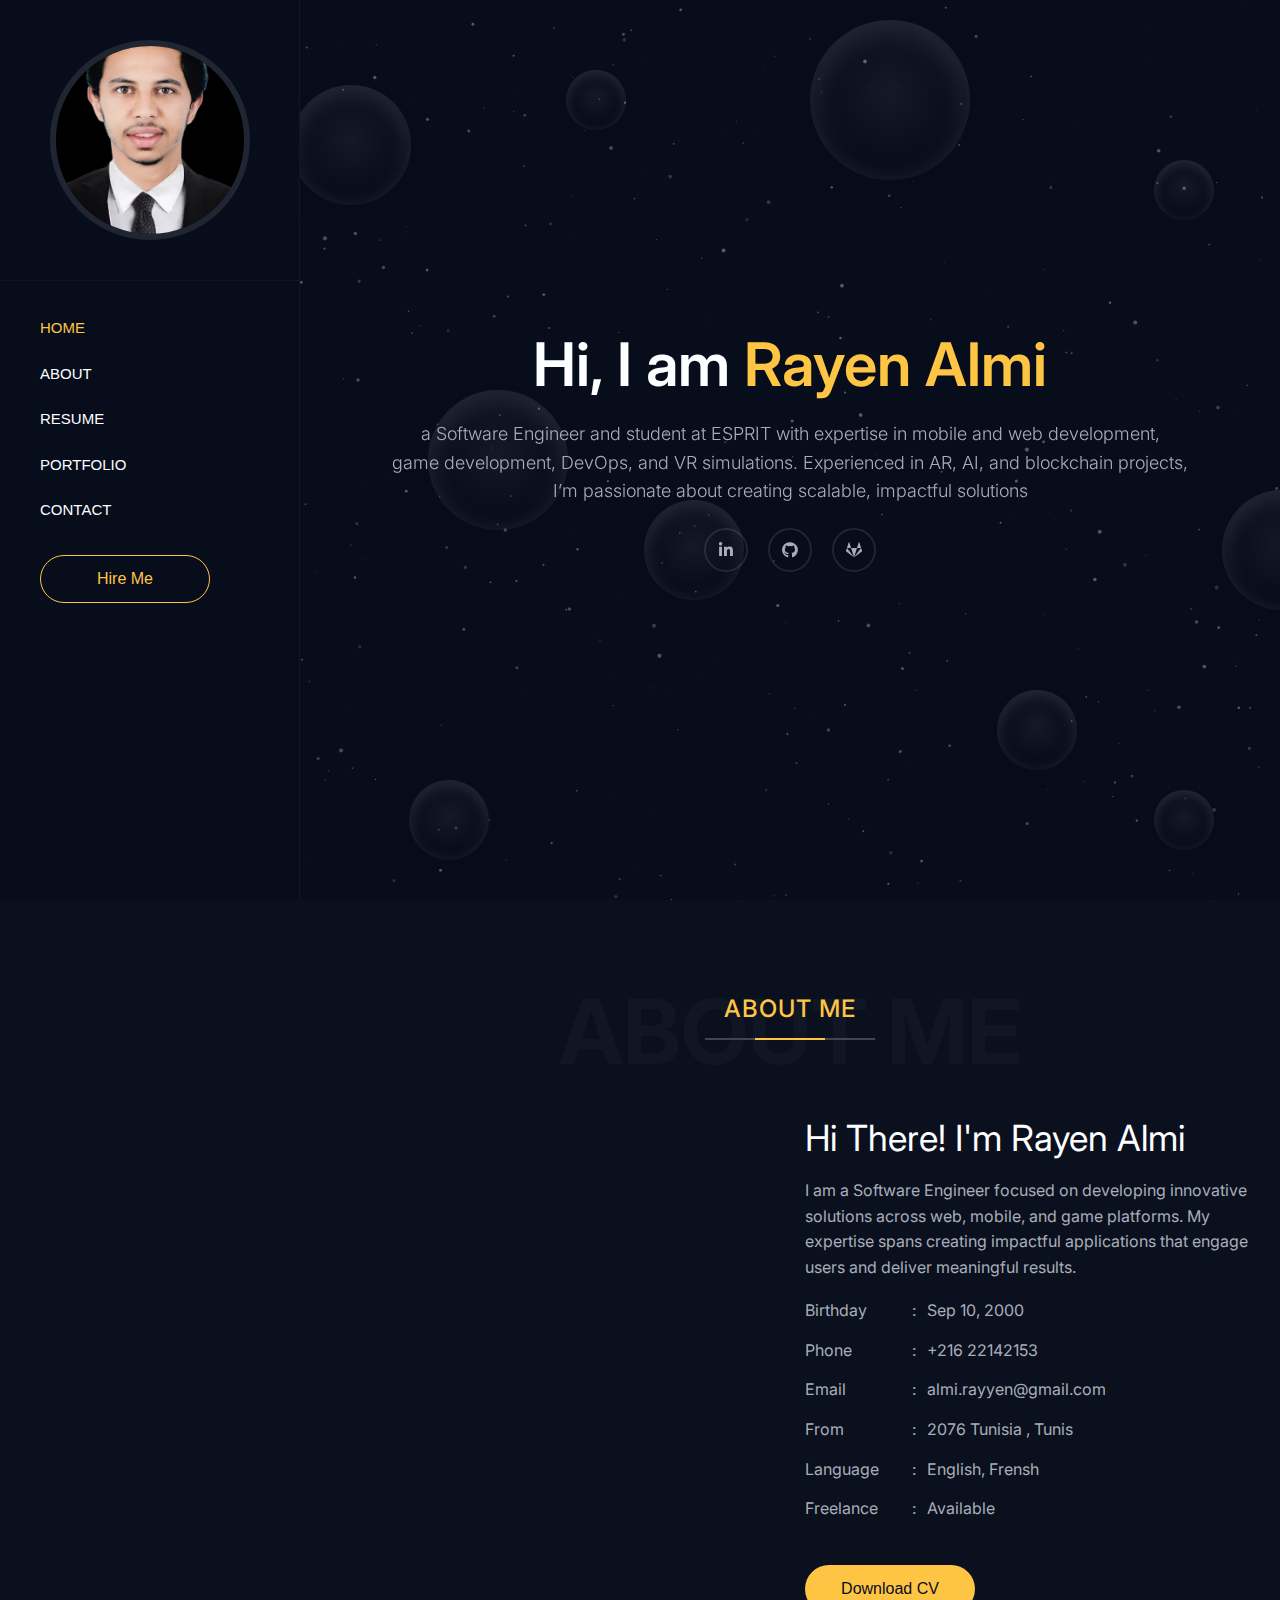
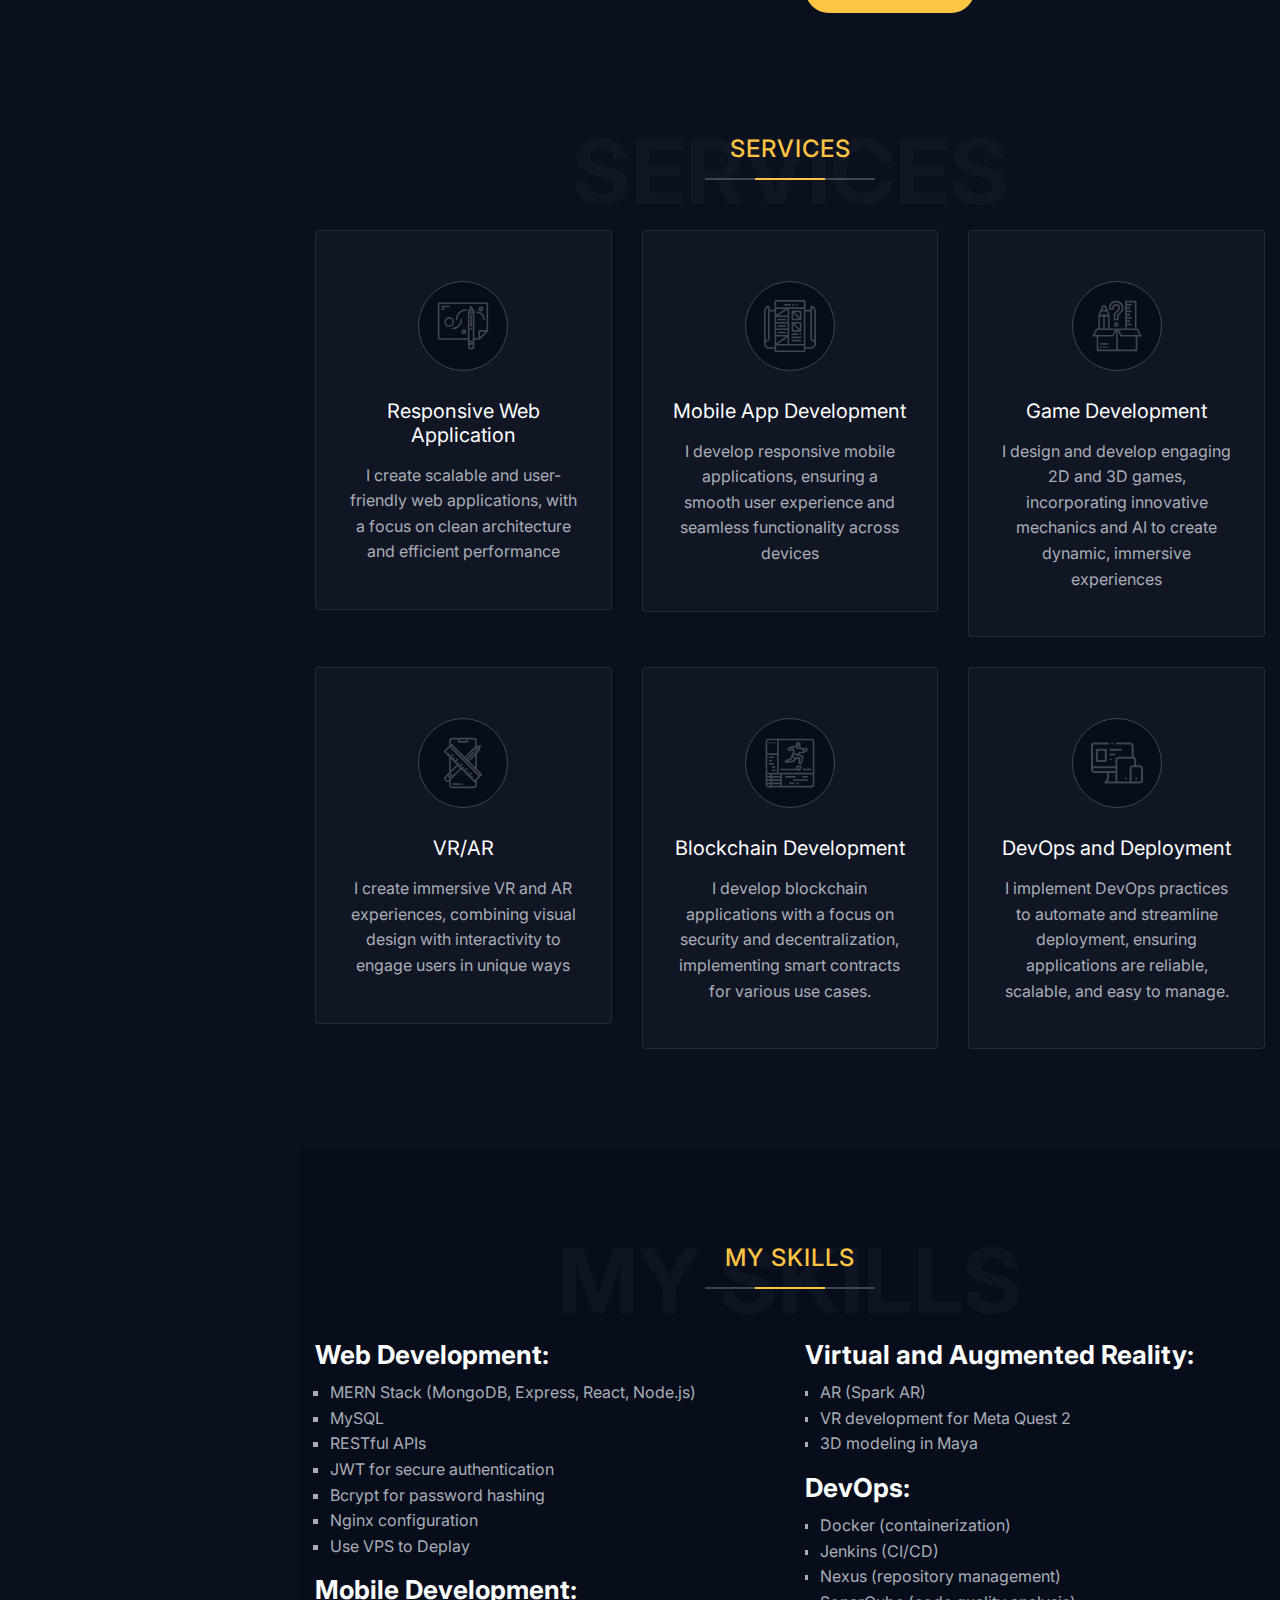
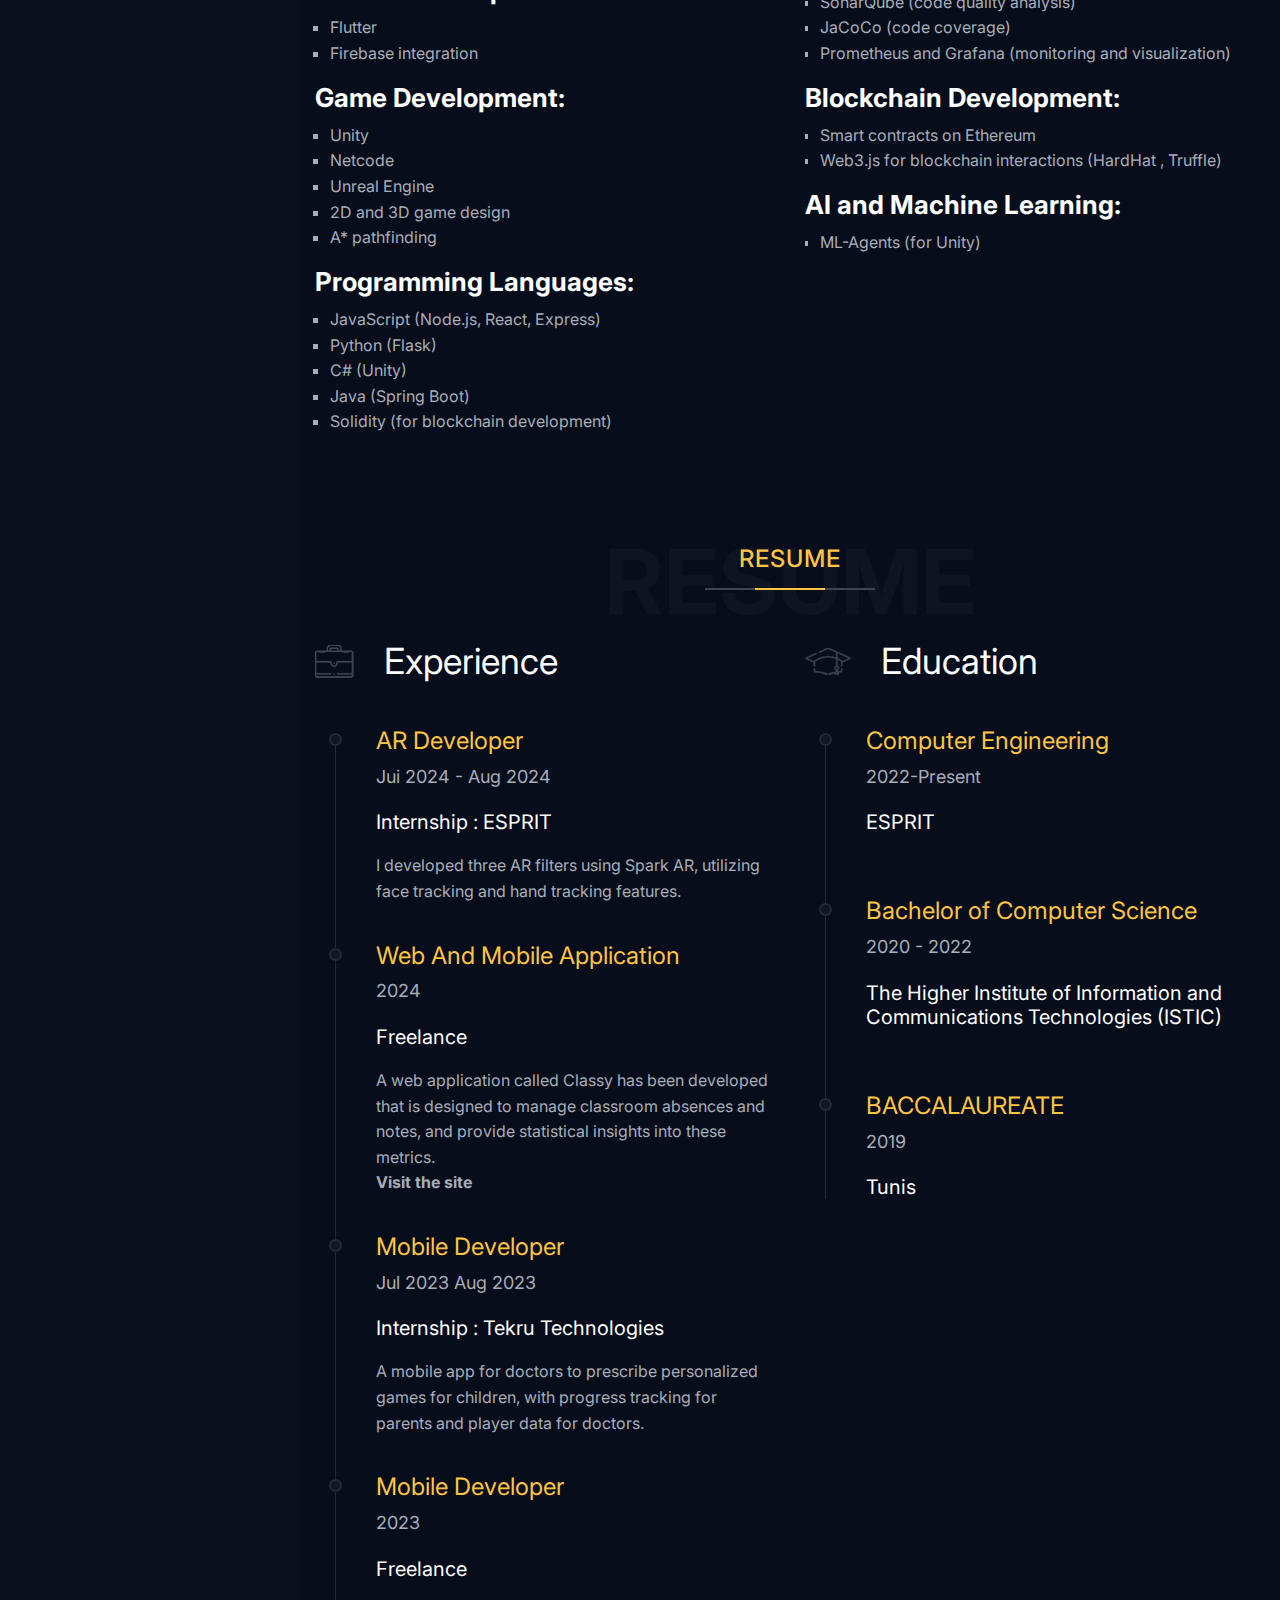
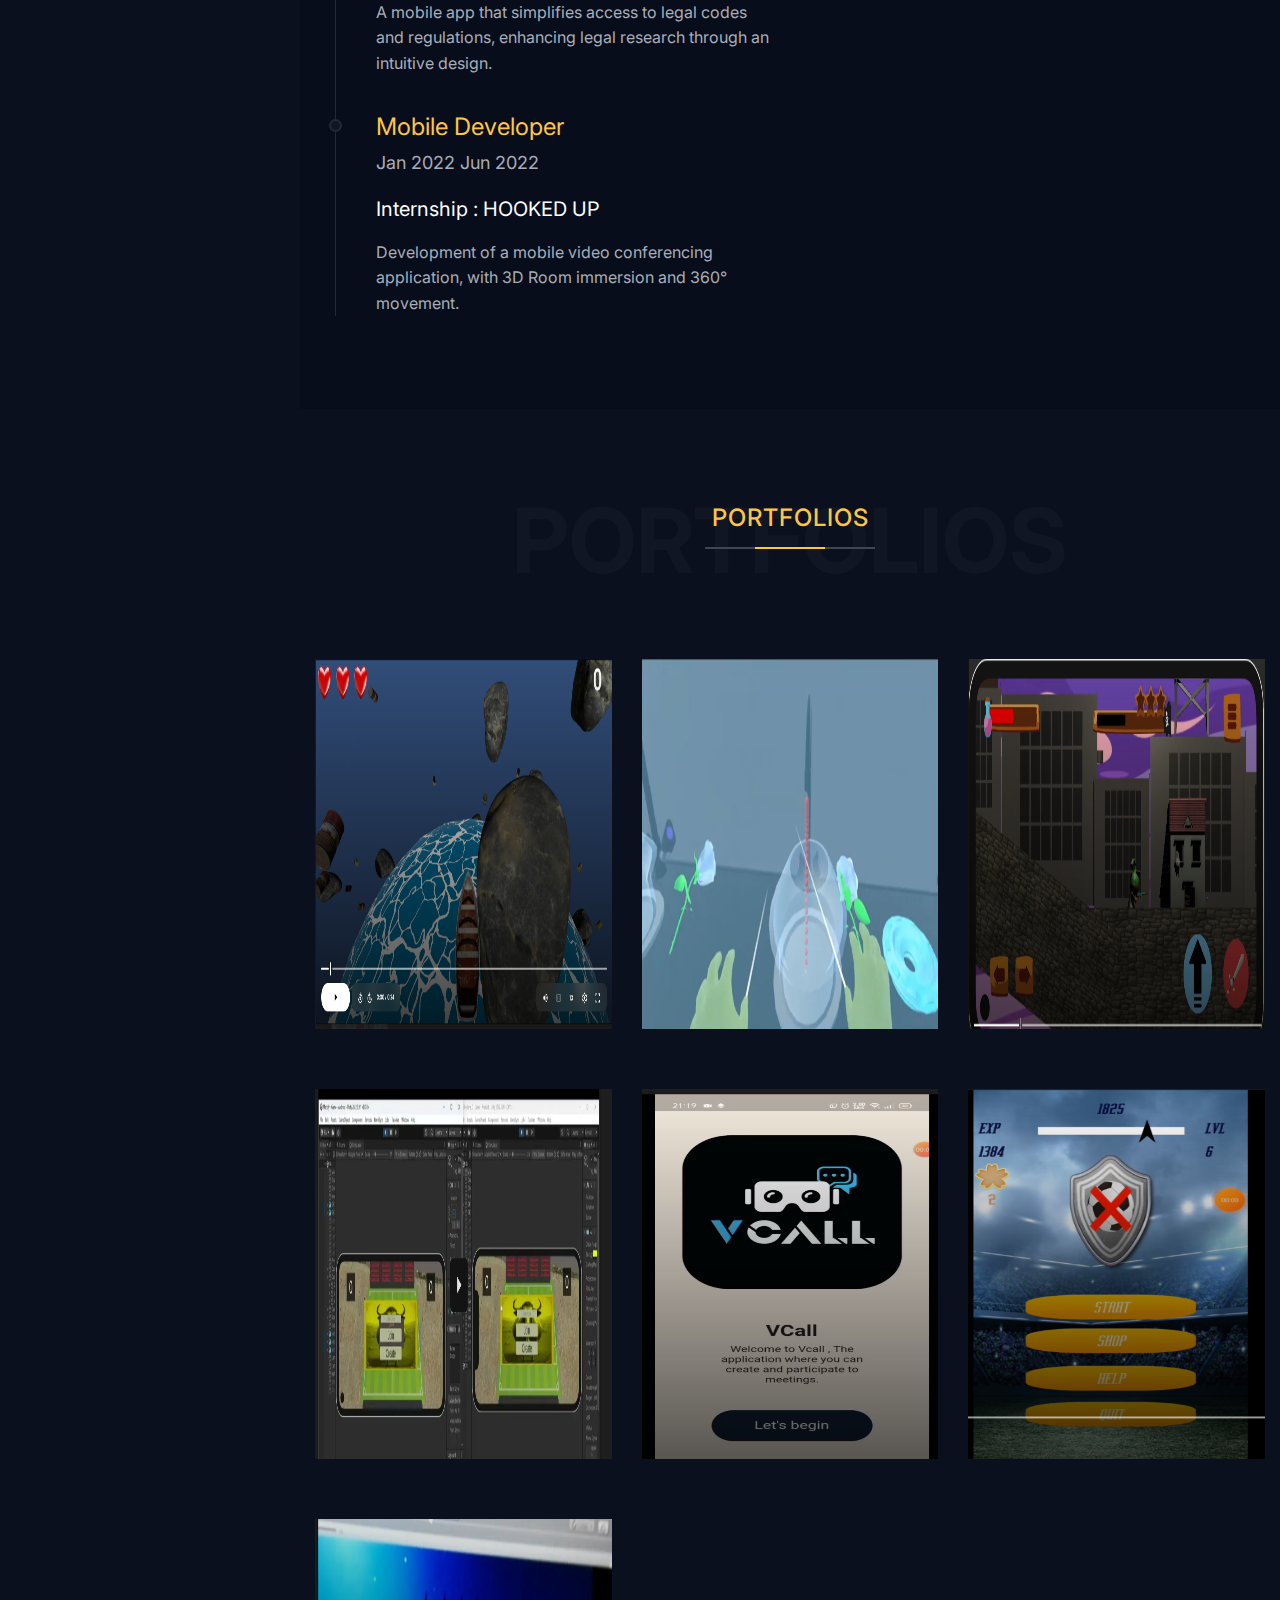
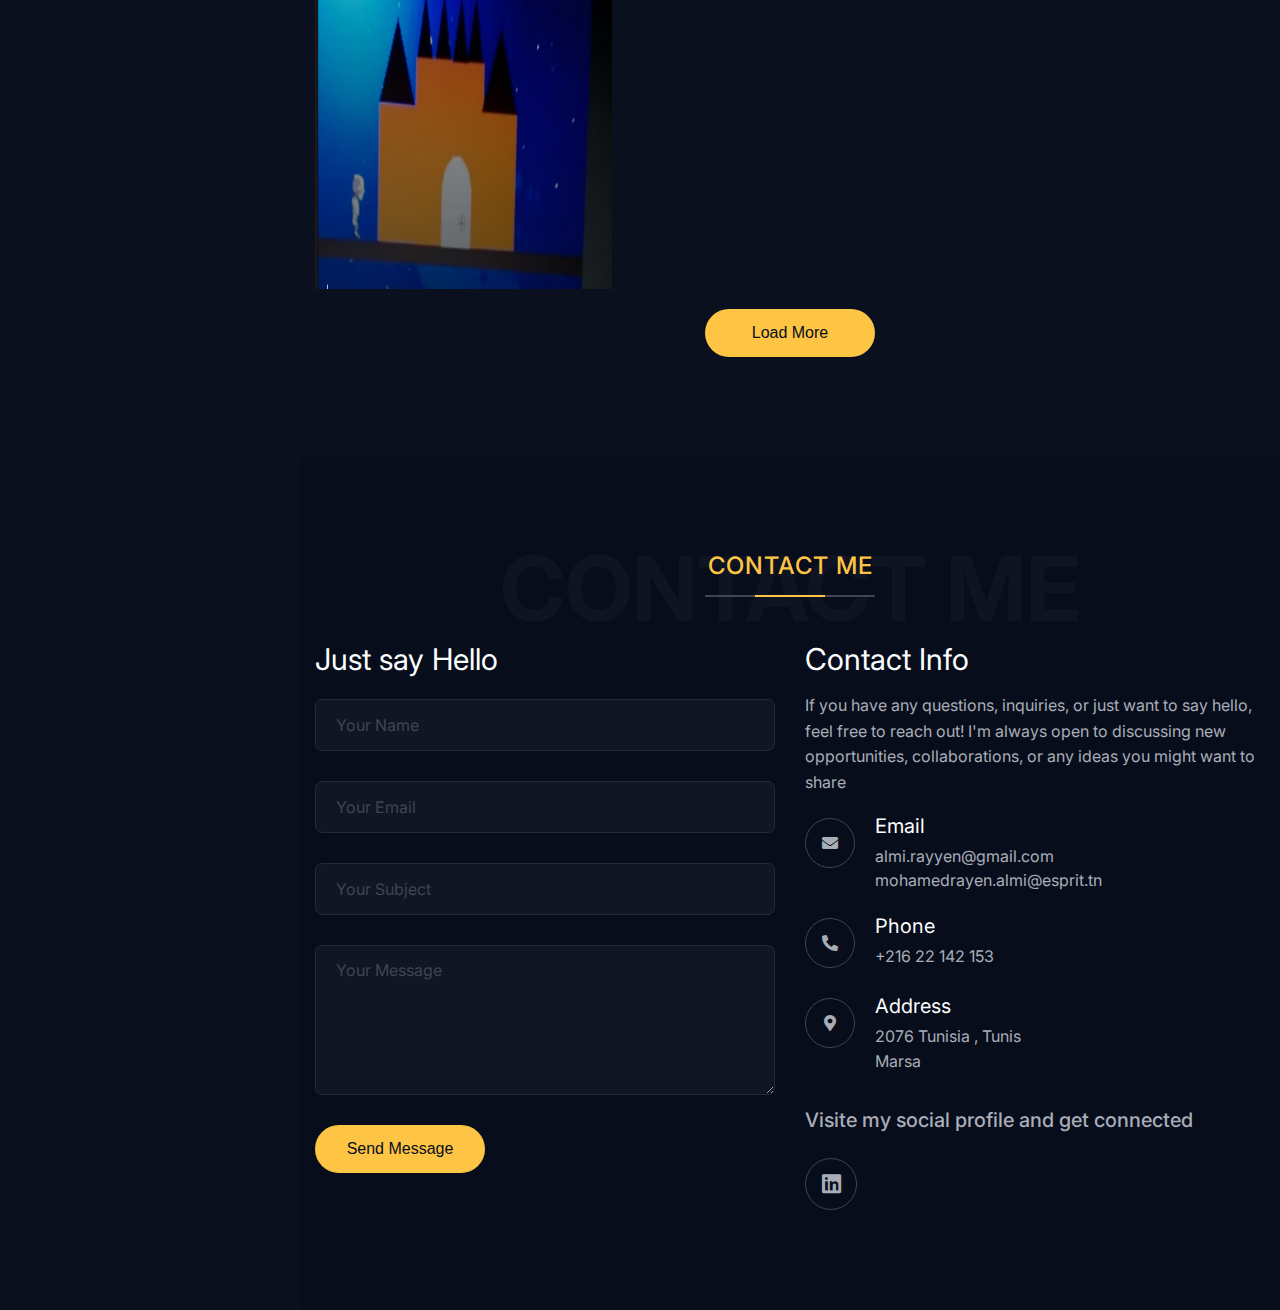
<file: rayenalmi-portfolio-template/Davis - Template/index2main.html>
<!DOCTYPE html>
<html class="no-js" lang="en">

<head>
  <!-- Meta Tags -->
  <meta charset="utf-8">
  <meta http-equiv="x-ua-compatible" content="ie=edge">
  <meta name="viewport" content="width=device-width, initial-scale=1">
  <meta name="author" content="Laralink">
  <!-- Page Title -->
  <title>Rayen Almi</title>
  <!-- Favicon Icon -->
  <link rel="icon" href="assets/img/rayen.jpeg" />
  <!-- Stylesheets -->
  <link rel="stylesheet" href="assets/css/bootstrap.min.css" />
  <link rel="stylesheet" href="assets/css/fontawesome.css" />
  <link rel="stylesheet" href="assets/css/slick.css" />
  <link rel="stylesheet" href="assets/css/lightgallery.min.css" />
  <link rel="stylesheet" href="assets/css/animate.css" />
  <link rel="stylesheet" href="assets/css/style.css" />
</head>

<body id="home" class="st-get-sidebar">
  <!-- Start Header Section -->
  <header class="st-site-header st-style2 st-sticky-header">
    <div class="st-main-header">
      <div class="container">
        <div class="st-main-header-in">
          <div class="st-main-header-left">
            <div class="st-header-author"><img src="assets/img/rayen.jpeg" alt=""></div>
          </div>
          <div class="st-main-header-right">
            <div class="st-nav">
              <ul class="st-nav-list st-onepage-nav">
                <li><a href="#home" class="st-smooth-move">Home</a></li>
                <li><a href="#about" class="st-smooth-move">About</a></li>
                <li><a href="#resume" class="st-smooth-move">Resume</a></li>
                <li><a href="#portfolio" class="st-smooth-move">Portfolio</a></li>
                <li><a href="#contact" class="st-smooth-move">Contact</a></li>
              </ul>
              <div class="st-hero-btn">
                <a href="#contact" class="st-btn st-style2 st-color1 st-btn-md st-smooth-move">Hire me</a>
              </div>
            </div>
          </div>
        </div>
      </div>
    </div>
  </header>
  <!-- End Header Section -->

  <!-- Start Hero Seciton -->
  <section class="st-hero st-style2">
    <div class="container">
      <div class="st-hero-text">
        <h1>Hi, I am <span>Rayen Almi</span></h1>
        <p>a Software Engineer and student at ESPRIT with expertise in mobile and web development,<br>
          game development, DevOps, and VR simulations. Experienced in AR, AI, and blockchain projects, <br>
          I’m passionate about creating scalable, impactful solutions</p>
        <div class="st-hero-social-links">
          <a href="https://www.linkedin.com/in/rayen-almi/" class="st-social-btn">
            <i class="fab fa-linkedin-in"></i>
          </a>
          <a href="https://github.com/rayenalmi" class="st-social-btn">
            <i class="fab fa-github"></i>
          </a>
          <a href="https://gitlab.com/users/mohamedrayen.almi/projects" class="st-social-btn">
            <i class="fab fa-gitlab"></i>
          </a>
        </div>
      </div>
    </div>
    <div id="background-wrap">
      <div class="bubble x1"></div>
      <div class="bubble x2"></div>
      <div class="bubble x3"></div>
      <div class="bubble x4"></div>
      <div class="bubble x5"></div>
      <div class="bubble x6"></div>
      <div class="bubble x7"></div>
      <div class="bubble x8"></div>
      <div class="bubble x9"></div>
      <div class="bubble x10"></div>
    </div>
    <div id="particles-js"></div>
  </section>
  <!-- End Hero Seciton -->

  <!-- Start About Seciton -->
  <section id="about" class="st-about-wrap">
    <div class="st-height-b100 st-height-lg-b80"></div>
    <div class="container">
      <div class="st-section-heading st-style1">
        <h4 class="st-section-heading-title">ABOUT ME</h4>
        <h2 class="st-section-heading-subtitle">ABOUT ME</h2>
      </div>
      <div class="st-height-b25 st-height-lg-b25"></div>
    </div>
    <div class="container">
      <div class="row">
        <div class="col-lg-6 wow fadeInLeft">
          <div class="st-about-img-wrap">
            <div class="st-about-img st-dynamic-bg st-bg" data-src="assets/img/rayen.jpeg"></div>
          </div>
          <div class="st-height-b0 st-height-lg-b30"></div>
        </div>
        <div class="col-lg-6">
          <div class="st-vertical-middle">
            <div class="st-vertical-middle-in">
              <div class="st-text-block st-style1">
                <h2 class="st-text-block-title">Hi There! I'm Rayen Almi</h2>
                <h4 class="st-text-block-subtitle"></h4>
                <div class="st-text-block-text">
                  <p>I am a Software Engineer focused on developing innovative solutions across web, mobile, and game
                    platforms.
                    My expertise spans creating impactful applications that engage users and deliver meaningful results.
                  </p>
                </div>
                <ul class="st-text-block-details st-mp0">
                  <li><span>Birthday</span> : <span>Sep 10, 2000</span></li>
                  <li><span>Phone</span> : <span>+216 22142153 </span></li>
                  <li><span>Email</span> : <span>almi.rayyen@gmail.com</span></li>
                  <li><span>From</span> : <span>2076 Tunisia , Tunis </span></li>
                  <li><span>Language</span> : <span>English, Frensh</span></li>
                  <li><span>Freelance</span> : <span>Available</span></li>
                </ul>
                <div class="st-text-block-btn">
                  <a href="/rayenalmi-portfolio-template/Davis - Template/assets/cv/Rayen Almi Cv.pdf"
                    class="st-btn st-style1 st-color1">Download CV</a>
                </div>
              </div>
            </div>
          </div>
        </div>
      </div>
    </div>
  </section>
  <!-- End About Seciton -->

  <!-- Start Service Seciton -->
  <section>
    <div class="st-height-b100 st-height-lg-b80"></div>
    <div class="container">
      <div class="st-section-heading st-style1">
        <h4 class="st-section-heading-title">SERVICES</h4>
        <h2 class="st-section-heading-subtitle">SERVICES</h2>
      </div>
      <div class="st-height-b25 st-height-lg-b25"></div>
    </div>

    <!-- Iconbox Container -->

    <div class="container">
      <div class="row">
        <div class="col-lg-4 col-md-6">
          <div class="st-iconbox st-style1">
            <div class="st-iconbox-icon">
              <svg viewBox="0 0 512 512">
                <g>
                  <path d="m336 144a8 8 0 0 0 -8 8v104a8 8 0 0 0 16 0v-104a8 8 0 0 0 -8-8z" />
                  <path d="m336 272a8 8 0 0 0 -8 8v8a8 8 0 0 0 16 0v-8a8 8 0 0 0 -8-8z" />
                  <path
                    d="m496 24h-480a8 8 0 0 0 -8 8v352a8 8 0 0 0 8 8h288v64a32 32 0 0 0 64 0v-64h48a8.008 8.008 0 0 0 5.66-2.34l80-80a8.008 8.008 0 0 0 2.34-5.66v-272a8 8 0 0 0 -8-8zm-144 432a16 16 0 0 1 -32 0v-16h32zm0-32h-32v-8h32zm0-24h-32v-264h32zm0-280h-32v-6.11l.94-1.89h30.12l.94 1.89zm-23.06-24 7.06-14.11 7.06 14.11zm95.06 268.69v-52.69h52.69zm64-68.69h-72a8 8 0 0 0 -8 8v72h-40v-264a8.081 8.081 0 0 0 -.84-3.58l-24-48a8.009 8.009 0 0 0 -14.32 0l-24 48a8.081 8.081 0 0 0 -.84 3.58v264h-280v-336h464z" />
                  <path d="m48 72h72a8 8 0 0 0 0-16h-72a8 8 0 0 0 0 16z" />
                  <path d="m80 88a8 8 0 0 0 -8-8h-24a8 8 0 0 0 0 16h24a8 8 0 0 0 8-8z" />
                  <path
                    d="m288 88a104.118 104.118 0 0 0 -104 104 8 8 0 0 0 16 0 88.1 88.1 0 0 1 88-88 8 8 0 0 0 0-16z" />
                  <path
                    d="m240 184a8 8 0 0 0 -8 8 80.091 80.091 0 0 1 -80 80 8 8 0 0 0 0 16 96.108 96.108 0 0 0 96-96 8 8 0 0 0 -8-8z" />
                  <path
                    d="m456 192a8 8 0 0 0 16 0 80.091 80.091 0 0 0 -80-80 8 8 0 0 0 0 16 64.072 64.072 0 0 1 64 64z" />
                  <path
                    d="m168 216a48 48 0 1 0 -48 48 48.053 48.053 0 0 0 48-48zm-48 32a32 32 0 1 1 32-32 32.036 32.036 0 0 1 -32 32z" />
                  <path
                    d="m264 288a24 24 0 1 0 24 24 24.028 24.028 0 0 0 -24-24zm0 32a8 8 0 1 1 8-8 8.009 8.009 0 0 1 -8 8z" />
                  <path
                    d="m432 112a24 24 0 1 0 -24-24 24.028 24.028 0 0 0 24 24zm0-32a8 8 0 1 1 -8 8 8.009 8.009 0 0 1 8-8z" />
                </g>
              </svg>
            </div>
            <h2 class="st-iconbox-title">Responsive Web Application</h2>
            <div class="st-iconbox-text">I create scalable and user-friendly web applications, with a focus on clean
              architecture and efficient performance</div>
          </div>
          <div class="st-height-b30 st-height-lg-b30"></div>
        </div><!-- .col -->
        <div class="col-lg-4 col-md-6">
          <div class="st-iconbox st-style1">
            <div class="st-iconbox-icon">
              <svg viewBox="0 0 512 512">
                <g>
                  <g>
                    <path d="M360,104h-80c-4.418,0-8,3.582-8,8v80c0,4.418,3.582,8,8,8h80c4.418,0,8-3.582,8-8v-80C368,107.582,364.418,104,360,104z
                  M288,184v-52.693L340.693,184H288z M352,172.68L299.32,120H352V172.68z" />
                  </g>
                </g>
                <g>
                  <g>
                    <path d="M360,216h-80c-4.418,0-8,3.582-8,8v80c0,4.418,3.582,8,8,8h80c4.418,0,8-3.582,8-8v-80C368,219.582,364.418,216,360,216z
                  M288,296v-52.685L340.685,296H288z M352,284.688L299.312,232H352V284.688z" />
                  </g>
                </g>
                <g>
                  <g>
                    <rect x="272" y="328" width="64" height="16" />
                  </g>
                </g>
                <g>
                  <g>
                    <rect x="352" y="328" width="16" height="16" />
                  </g>
                </g>
                <g>
                  <g>
                    <rect x="272" y="360" width="96" height="16" />
                  </g>
                </g>
                <g>
                  <g>
                    <rect x="272" y="392" width="96" height="16" />
                  </g>
                </g>
                <g>
                  <g>
                    <rect x="136" y="184" width="80" height="16" />
                  </g>
                </g>
                <g>
                  <g>
                    <rect x="136" y="248" width="80" height="16" />
                  </g>
                </g>
                <g>
                  <g>
                    <rect x="136" y="312" width="80" height="16" />
                  </g>
                </g>
                <g>
                  <g>
                    <path d="M464,56c-4.418,0-8,3.582-8,8v32h-48V16c0-8.837-7.163-16-16-16H120c-8.837,0-16,7.163-16,16v80H56V64
                 c0-4.418-3.582-8-8-8c-0.48,0-48,0.728-48,64v312c0,30.504,30.4,44.632,46.4,47.84c0.526,0.111,1.062,0.165,1.6,0.16h56v16
                 c0,8.837,7.163,16,16,16h272c8.837,0,16-7.163,16-16v-16h56c0.538,0.005,1.074-0.049,1.6-0.16c16-3.208,46.4-17.336,46.4-47.84
                 V120C512,56.728,464.48,56,464,56z M16,120c0-32.64,14.4-43.088,24-46.4v312.232c-8.773,2.722-16.927,7.139-24,13V120z M104,464
                 H48.88C44.104,462.856,16,455.128,16,432c0-24.96,32.248-31.88,33.6-32.16c3.725-0.76,6.401-4.038,6.4-7.84V112h48V464z M120,88
                 h92.12L120,145.543V88z M232,94.447V152h-92.136L232,94.447z M120,168h112v48H120V168z M120,232h112v48H120V232z M120,296h112v48
                 H120V296z M120,360h94.186L120,424.724V360z M232,367.172V432h-94.337L232,367.172z M392,496H120v-48h272V496z M392,432H248V88
                 h144V432z M392,72H120V16h272V72z M463.136,464H408V112h48v280c-0.001,3.802,2.675,7.08,6.4,7.84
                 c0.368,0.072,33.6,7.008,33.6,32.16C496,455.256,468.072,462.84,463.136,464z M496,398.832c-7.073-5.861-15.227-10.278-24-13V73.6
                 c9.496,3.32,24,13.776,24,46.4V398.832z" />
                  </g>
                </g>
                <g>
                  <g>
                    <rect x="200" y="40" width="64" height="16" />
                  </g>
                </g>
                <g>
                  <g>
                    <rect x="280" y="40" width="16" height="16" />
                  </g>
                </g>
                <g>
                  <g>
                    <rect x="312" y="40" width="16" height="16" />
                  </g>
                </g>
              </svg>
            </div>
            <h2 class="st-iconbox-title">Mobile App Development</h2>
            <div class="st-iconbox-text">I develop responsive mobile applications, ensuring a smooth user experience and
              seamless functionality across devices</div>
          </div>
          <div class="st-height-b30 st-height-lg-b30"></div>
        </div><!-- .col -->
        <div class="col-lg-4 col-md-6">
          <div class="st-iconbox st-style1">
            <div class="st-iconbox-icon">
              <svg viewBox="0 0 64 64">
                <path
                  d="m62.618 45-5-10h-1.618v-34h-14v34h-19v-17.217l-4.676-10.286c-.413-.909-1.325-1.497-2.324-1.497s-1.911.588-2.324 1.496l-4.676 10.287v17.217h-2.618l-5 10h5.618v18h50v-18zm-18.618-14h6v-2h-6v-2h4v-2h-4v-2h6v-2h-6v-2h4v-2h-4v-2h6v-2h-6v-2h4v-2h-4v-2h6v-2h-6v-2h10v32h-10zm12.382 6 3 6h-21.764l-3-6zm-39.387-2v-15.132l2.002 1.333 2.003-1.334v15.133zm3.743-17.361-1.741 1.159-3.002-2.001-2.998 2-1.735-1.158 1.654-3.639h6.167zm-5.242-9.316c.18-.393.828-.394 1.008.001l1.67 3.676h-4.349zm-4.496 11.547 1.997 1.333 1.998-1.333v15.13h-3.995zm-3.382 17.13h21.764l-3 6h-21.764zm1.382 8h18.618l3.382-6.764v22.764h-22zm46 16h-22v-22.764l3.382 6.764h18.618z" />
                <path d="m19 57h2v2h-2z" />
                <path d="m11 57h2v2h-2z" />
                <path d="m15 57h2v2h-2z" />
                <path d="m11 53h10v2h-10z" />
                <path
                  d="m28 9.657c0-1.465 1.192-2.657 2.657-2.657h.686c1.465 0 2.657 1.192 2.657 2.657 0 .709-.276 1.376-.778 1.879l-5.222 5.222v8.242h6v-5.758l3.464-3.464c1.636-1.635 2.536-3.809 2.536-6.121 0-4.773-3.884-8.657-8.657-8.657h-.686c-4.773 0-8.657 3.884-8.657 8.657v2.343h6zm-2 0v.343h-2v-.343c0-3.671 2.986-6.657 6.657-6.657h.686c3.671 0 6.657 2.986 6.657 6.657 0 1.777-.692 3.449-1.95 4.707l-4.05 4.05v4.586h-2v-5.414l4.637-4.636c.879-.881 1.363-2.051 1.363-3.293 0-2.568-2.089-4.657-4.657-4.657h-.686c-2.568 0-4.657 2.089-4.657 4.657z" />
                <path
                  d="m28 30c0 1.654 1.346 3 3 3s3-1.346 3-3-1.346-3-3-3-3 1.346-3 3zm4 0c0 .552-.448 1-1 1s-1-.448-1-1 .448-1 1-1 1 .448 1 1z" />
              </svg>
            </div>
            <h2 class="st-iconbox-title">Game Development</h2>
            <div class="st-iconbox-text">I design and develop engaging 2D and 3D games, incorporating innovative
              mechanics and AI to create dynamic, immersive experiences</div>
          </div>
          <div class="st-height-b30 st-height-lg-b30"></div>
        </div><!-- .col -->
        <div class="col-lg-4 col-md-6">
          <div class="st-iconbox st-style1">
            <div class="st-iconbox-icon">
              <svg viewBox="0 0 512 512">
                <g>
                  <path d="M216,456H160a8,8,0,0,0,0,16h56a8,8,0,0,0,0-16Z" />
                  <path d="M248,456h-8a8,8,0,0,0,0,16h8a8,8,0,0,0,0-16Z" />
                  <path
                    d="M442.68,363.48,392,312.8V165.27l22.4-22.4a7.953,7.953,0,0,0,1.93-3.13L433.3,88.82A8,8,0,0,0,423.18,78.7L392,89.09V40A32.042,32.042,0,0,0,360,8H152a32.042,32.042,0,0,0-32,32V86.53L69.32,137.21a8,8,0,0,0,0,11.31L120,199.2V346.74L80.63,386.11A32.005,32.005,0,0,0,120,436.01V472a32.042,32.042,0,0,0,32,32H360a32.042,32.042,0,0,0,32-32V425.47l50.68-50.68A8,8,0,0,0,442.68,363.48ZM413.06,98.94l-4.99,14.97-9.98-9.98Zm-31.95,10.64,21.31,21.31-.67,2-4.32,4.32-22.64-22.64,4.32-4.32ZM306.92,227.72l-5.66-5.66,67.88-67.88a8,8,0,1,0-11.32-11.32l-67.88,67.88-5.66-5.65,79.2-79.2,22.63,22.64-7.74,7.74-.05.05ZM376,181.27V296.8l-57.76-57.76ZM293.44,24l-4.5,16H222.25l-4-16ZM136,40a16.021,16.021,0,0,1,16-16h49.75l6.49,25.94A8,8,0,0,0,216,56h79a8,8,0,0,0,7.7-5.83L310.06,24H360a16.021,16.021,0,0,1,16,16V94.42l-3.74,1.25a7.953,7.953,0,0,0-3.13,1.93l-96.16,96.17L148.52,69.32a8,8,0,0,0-11.31,0L136,70.53ZM114.59,420.05a16.005,16.005,0,1,1-22.64-22.63l11.31-11.32,22.64,22.64Zm-.01-45.26,5.66-5.65,22.62,22.62-5.65,5.66Zm90.51-90.5,22.63,22.63-73.54,73.54-22.63-22.64ZM136,330.74V215.2l57.77,57.77ZM376,472a16.021,16.021,0,0,1-16,16H152a16.021,16.021,0,0,1-16-16V421.26L239.04,318.24,363.48,442.68a8,8,0,0,0,11.31,0l1.21-1.21Zm-6.86-46.29-22.63-22.63,5.66-5.66a8,8,0,0,0-11.32-11.31l-5.65,5.65-11.32-11.31,16.97-16.97a8,8,0,0,0-11.31-11.31l-16.97,16.97-11.32-11.32,5.66-5.65a8,8,0,0,0-11.31-11.32l-5.66,5.66L278.63,335.2l16.97-16.97a8,8,0,0,0-11.32-11.32l-16.97,16.97L256,312.57l5.66-5.66a8,8,0,1,0-11.32-11.31l-5.65,5.65a.035.035,0,0,1-.02-.01l-11.3-11.3,16.97-16.97a8,8,0,0,0-11.31-11.31l-16.97,16.97-11.29-11.29c-.01-.01-.01-.02-.02-.03l5.65-5.65a8,8,0,1,0-11.31-11.32L199.43,256l-11.31-11.31,16.97-16.97a8,8,0,0,0-11.32-11.32L176.8,233.37l-11.31-11.31,5.66-5.66a8,8,0,0,0-11.32-11.31l-5.65,5.66-11.32-11.32,16.97-16.97a8,8,0,0,0-11.31-11.31l-16.97,16.97L120.24,176.8l5.65-5.65a8,8,0,0,0-11.31-11.32l-5.66,5.66L86.29,142.86l39.6-39.59L408.73,386.11Zm50.91-50.92L137.21,91.95l5.65-5.66L267.29,210.72c.01.01.01.02.02.03s.02.01.03.02l16.93,16.94c.01,0,.01,0,.01.01s.01,0,.01.01l16.95,16.94c.01.01.01.02.02.03s.02.01.03.02l77.02,77.02a.234.234,0,0,0,.07.07l47.33,47.33Z" />
                </g>
              </svg>
            </div>
            <h2 class="st-iconbox-title">VR/AR</h2>
            <div class="st-iconbox-text"> I create immersive VR and AR experiences, combining visual design with
              interactivity to engage users in unique ways</div>
          </div>
          <div class="st-height-b0 st-height-lg-b30"></div>
        </div><!-- .col -->
        <div class="col-lg-4 col-md-6">
          <div class="st-iconbox st-style1">
            <div class="st-iconbox-icon">
              <svg viewBox="0 0 512 512">
                <path
                  d="m48 496h416a32.036 32.036 0 0 0 32-32v-416a32.036 32.036 0 0 0 -32-32h-416a32.036 32.036 0 0 0 -32 32v416a32.036 32.036 0 0 0 32 32zm-16-32h32v16h-16a16.01833 16.01833 0 0 1 -16-16zm128-48h-80v-16h80zm0 16v16h-80v-16zm0 32v16h-80v-16zm0-80h-80v-16h80zm-32-32h-96v-176h96zm-64 16v16h-32v-16zm0 32v16h-32v-16zm0 32v16h-32v-16zm400 48h-288v-112h304v96a16.01833 16.01833 0 0 1 -16 16zm16-432v304h-336v-320h320a16.01833 16.01833 0 0 1 16 16zm-432-16h80v128h-96v-112a16.01833 16.01833 0 0 1 16-16z" />
                <path d="m208 384h104v16h-104z" />
                <path d="m288 416h144v16h-144z" />
                <path d="m248 448h48v16h-48z" />
                <path d="m320 448h24v16h-24z" />
                <path d="m376 384h56v16h-56z" />
                <circle cx="56" cy="56" r="8" />
                <circle cx="80" cy="56" r="8" />
                <circle cx="104" cy="56" r="8" />
                <path d="m384 312h80v16h-80z" />
                <path
                  d="m332.68652 328 5.65674 5.65674a7.99945 7.99945 0 0 0 11.31348 0l16-16a7.99877 7.99877 0 0 0 2.34326-5.65674v-24a7.99977 7.99977 0 0 0 -8-8h-32a7.99977 7.99977 0 0 0 -8 8v24h-160v16zm3.31348-32h16v12.68652l-8 8-8-8z" />
                <path d="m48 192h48v16h-48z" />
                <path d="m48 224h32v16h-32z" />
                <path d="m48 256h48v16h-48z" />
                <path d="m80 288h32v16h-32z" />
                <path d="m80 320h32v16h-32z" />
                <path
                  d="m210.66455 253.96094a8.00168 8.00168 0 0 0 6.21875 1.99023l72-8a7.99845 7.99845 0 0 0 4.77344-2.29443l29.65674-29.65674h19.24267l-6.44726 38.68457a7.99969 7.99969 0 0 0 4.31347 8.4707l16 8a8 8 0 0 0 10.93067-4.0039l20.14258-46.99951a33.75475 33.75475 0 0 0 -25.47608-46.59229l-17.37036-2.895 10.66483-10.66457h36.686a7.99948 7.99948 0 0 0 4.7998-1.6001l32-24a7.9996 7.9996 0 0 0 2.35547-9.97754l-8-16a7.99877 7.99877 0 0 0 -9.0957-4.18359l-29.49023 7.37256-25.2182-10.08716a23.96392 23.96392 0 0 0 .64886-5.52417v-27.05566a20.94358 20.94358 0 0 0 -30.31055-18.73291l-13.26709 6.6333a7.99924 7.99924 0 0 0 -4.42236 7.15527v24h-32a8.00164 8.00164 0 0 0 -2.97119.57227l-40 16a7.99975 7.99975 0 0 0 -5.02881 7.42773v16a7.99977 7.99977 0 0 0 8 8h45.75391l-5.36005 21.43921-22.33186 52.10718-44.5918 14.86425a8.00011 8.00011 0 0 0 -5.4702 7.58936v16a8.00089 8.00089 0 0 0 2.66455 5.96094zm162.64945-52.72022a17.73543 17.73543 0 0 1 -.52441 12.60791l-16.80078 39.20166-3.12647-1.56347 7.02881-42.17139a8.00034 8.00034 0 0 0 -7.89115-9.31543h-40.92871a20.1611 20.1611 0 0 1 -19.12647-26.53662l.96155-2.88464 32.12244 12.849a7.986 7.986 0 0 0 1.65729.45722l-.001.00616 32.7041 5.45069a17.7145 17.7145 0 0 1 13.9248 11.89891zm-21.314-57.24072a7.99877 7.99877 0 0 0 -5.65674 2.34326l-20.27 20.26953-28.61865-11.44726 6.30664-25.2251a8.0001 8.0001 0 0 0 -7.76125-9.94043h-8v-16h25.3761a23.97964 23.97964 0 0 0 37.033 11.17987l26.82165 10.72864 4.52291 18.09149zm-8-48a8 8 0 0 1 -16 0v-8h16zm69.85889 29.606-17.01984 12.76489-3.13751-12.55 18.01282-4.50348zm-77.01319-61.084a4.94339 4.94339 0 0 1 7.1543 4.42234v3.05566h-16v-3.05566zm-88.8457 52.8945 24-9.60022v12.18372h-24zm-24 120.34961 42.52979-14.17675a7.99955 7.99955 0 0 0 4.82324-4.438l8.81164-20.56055c.26654.43829.53235.877.81873 1.30664a36.07631 36.07631 0 0 0 20.894 14.91168l-17.54974 17.54975-60.32766 6.70312z" />
              </svg>
            </div>
            <h2 class="st-iconbox-title">Blockchain Development</h2>
            <div class="st-iconbox-text">I develop blockchain applications with a focus on security and
              decentralization, implementing smart contracts for various use cases.</div>
          </div>
          <div class="st-height-b0 st-height-lg-b30"></div>
        </div><!-- .col -->
        <div class="col-lg-4 col-md-6">
          <div class="st-iconbox st-style1">
            <div class="st-iconbox-icon">
              <svg viewBox="0 0 512 512">
                <g id="XMLID_1568_">
                  <g id="XMLID_652_">
                    <path id="XMLID_676_"
                      d="m482 278h-37.673v-54c0-14.602-10.489-26.795-24.327-29.455v-104.529c0-19.859-16.157-36.016-36.017-36.016h-128.983c-5.522 0-10 4.477-10 10s4.478 10 10 10h128.983c8.832 0 16.017 7.185 16.017 16.016v103.984h-129.667c-16.542 0-30 13.458-30 30v63.228h-220.333v-197.212c0-8.831 7.185-16.016 16.017-16.016h128.983c5.522 0 10-4.477 10-10s-4.478-10-10-10h-128.983c-19.86 0-36.017 16.157-36.017 36.016v229.268c0 19.859 16.157 36.017 36.017 36.017h123.33v36.063c0 19.688-9.953 37.694-26.624 48.168-3.774 2.371-5.523 6.953-4.29 11.235 1.233 4.283 5.152 7.232 9.609 7.232h343.958c16.542 0 30-13.458 30-30v-119.999c0-16.542-13.458-30-30-30zm-211.667-64h143.994c5.514 0 10 4.486 10 10v54h-14.327c-16.542 0-30 13.458-30 30v120c0 3.506.61 6.87 1.72 10h-111.387c-5.514 0-10-4.486-10-10v-204c0-5.514 4.486-10 10-10zm-250.333 105.284v-12.057h220.333v28.073h-70.986-133.33c-8.832.001-16.017-7.184-16.017-16.016zm159.347 72.08v-36.063h60.986v72.699c0 3.506.61 6.87 1.72 10h-78.402c10.071-13.169 15.696-29.427 15.696-46.636zm312.653 36.636c0 5.514-4.486 10-10 10h-72c-5.514 0-10-4.486-10-10v-120c0-5.514 4.486-10 10-10h72c5.514 0 10 4.486 10 10z" />
                    <path id="XMLID_1626_"
                      d="m58 114.614c-5.522 0-10 4.477-10 10v112c0 5.523 4.478 10 10 10h88c5.522 0 10-4.477 10-10v-112c0-5.523-4.478-10-10-10zm78 112h-68v-92h68z" />
                    <path id="XMLID_1627_"
                      d="m194 134.614h101c5.522 0 10-4.477 10-10s-4.478-10-10-10h-101c-5.522 0-10 4.477-10 10s4.478 10 10 10z" />
                    <path id="XMLID_1628_"
                      d="m194 230.61c2.63 0 5.21-1.06 7.069-2.92 1.86-1.87 2.931-4.44 2.931-7.08 0-2.63-1.07-5.21-2.931-7.07-1.859-1.86-4.439-2.93-7.069-2.93s-5.21 1.07-7.07 2.93-2.93 4.44-2.93 7.07 1.069 5.21 2.93 7.08c1.86 1.86 4.44 2.92 7.07 2.92z" />
                    <path id="XMLID_1639_"
                      d="m194 182.614h37.5c5.522 0 10-4.477 10-10s-4.478-10-10-10h-37.5c-5.522 0-10 4.477-10 10s4.478 10 10 10z" />
                    <path id="XMLID_1674_"
                      d="m446 398c-2.63 0-5.21 1.069-7.07 2.93s-2.93 4.44-2.93 7.07 1.069 5.21 2.93 7.069c1.86 1.86 4.44 2.931 7.07 2.931s5.21-1.07 7.069-2.931c1.861-1.859 2.931-4.439 2.931-7.069s-1.07-5.21-2.931-7.07c-1.859-1.861-4.439-2.93-7.069-2.93z" />
                    <path id="XMLID_1677_"
                      d="m342.33 418c2.63 0 5.21-1.07 7.069-2.931 1.86-1.859 2.931-4.439 2.931-7.069s-1.07-5.21-2.931-7.07c-1.859-1.86-4.439-2.93-7.069-2.93s-5.21 1.069-7.07 2.93-2.93 4.44-2.93 7.07 1.069 5.21 2.93 7.069c1.86 1.861 4.44 2.931 7.07 2.931z" />
                    <path id="XMLID_1681_"
                      d="m210 74c2.63 0 5.21-1.07 7.069-2.93 1.861-1.86 2.931-4.44 2.931-7.07s-1.07-5.21-2.931-7.07c-1.859-1.86-4.439-2.93-7.069-2.93s-5.21 1.07-7.07 2.93-2.93 4.44-2.93 7.07 1.069 5.21 2.93 7.07 4.44 2.93 7.07 2.93z" />
                  </g>
                </g>
              </svg>
            </div>
            <h2 class="st-iconbox-title">DevOps and Deployment</h2>
            <div class="st-iconbox-text">I implement DevOps practices to automate and streamline deployment, ensuring
              applications are reliable, scalable, and easy to manage.</div>
          </div>
          <div class="st-height-b0 st-height-lg-b30"></div>
        </div><!-- .col -->
      </div>
    </div>
    <div class="st-height-b100 st-height-lg-b80"></div>
  </section>
  <!-- End Service Seciton -->

  <!-- Start Skill Seciton -->
  <section class="st-dark-bg">
    <div class="st-height-b100 st-height-lg-b80"></div>
    <div class="container">
      <div class="st-section-heading st-style1">
        <h4 class="st-section-heading-title">MY SKILLS</h4>
        <h2 class="st-section-heading-subtitle">MY SKILLS</h2>
      </div>
      <div class="st-height-b25 st-height-lg-b25"></div>
    </div>

    <div class="container">
      <div class="row">
        <div class="col-lg-6">
          <div class="st-skill-wrap">
            <div class="st-skill-heading">
              <div class="st-skill-subtitle">
                <h3>Web Development:</h3>
                <ul>
                  <li>MERN Stack (MongoDB, Express, React, Node.js)</li>
                  <li>MySQL</li>
                  <li>RESTful APIs</li>
                  <li>JWT for secure authentication</li>
                  <li>Bcrypt for password hashing</li>
                  <li>Nginx configuration</li>
                  <li>Use VPS to Deplay</li>
                </ul>

                <h3>Mobile Development:</h3>
                <ul>
                  <li>Flutter</li>
                  <li>Firebase integration</li>
                </ul>

                <h3>Game Development:</h3>
                <ul>
                  <li>Unity</li>
                  <li>Netcode</li>
                  <li>Unreal Engine</li>
                  <li>2D and 3D game design</li>
                  <li>A* pathfinding </li>
                </ul>

                <h3>Programming Languages:</h3>
                <ul>
                  <li>JavaScript (Node.js, React, Express)</li>
                  <li>Python (Flask)</li>
                  <li>C# (Unity)</li>
                  <li>Java (Spring Boot)</li>
                  <li>Solidity (for blockchain development)</li>
                </ul>
              </div>
            </div><!-- .st-skill-heading -->
          </div>
        </div>

        <!-- Progressbar -->

        <div class="col-lg-6">
          <div class="st-height-b0 st-height-lg-b30"></div>
          <div class="st-progressbar-wrap">
            <h3>Virtual and Augmented Reality:</h3>
            <ul>
              <li>AR (Spark AR)</li>
              <li>VR development for Meta Quest 2</li>
              <li>3D modeling in Maya</li>
            </ul>

            <h3>DevOps:</h3>
            <ul>
              <li>Docker (containerization)</li>
              <li>Jenkins (CI/CD)</li>
              <li>Nexus (repository management)</li>
              <li>SonarQube (code quality analysis)</li>
              <li>JaCoCo (code coverage)</li>
              <li>Prometheus and Grafana (monitoring and visualization)</li>
            </ul>

            <h3>Blockchain Development:</h3>
            <ul>
              <li>Smart contracts on Ethereum</li>
              <li>Web3.js for blockchain interactions (HardHat , Truffle)</li>
            </ul>

            <h3>AI and Machine Learning:</h3>
            <ul>
              <li>ML-Agents (for Unity)</li>
            </ul>
          </div>
        </div>
      </div>
    </div>
  </section>
  <!-- End Skill Seciton -->

  <!-- Start Resume Seciton -->
  <section id="resume" class="st-dark-bg">
    <div class="st-height-b100 st-height-lg-b80"></div>
    <div class="container">
      <div class="st-section-heading st-style1">
        <h4 class="st-section-heading-title">RESUME</h4>
        <h2 class="st-section-heading-subtitle">RESUME</h2>
      </div>
      <div class="st-height-b25 st-height-lg-b25"></div>
    </div>
    <div class="container">
      <div class="row">
        <!-- Experience -->
        <div class="col-lg-6">
          <div class="st-resume-wrap">
            <div class="st-resume-heading">
              <img src="assets/img/icon/resume-icon1.png" alt="resume-icon">
              <h2 class="st-resume-heading-title">Experience</h2>
            </div>

            <div class="st-height-b50 st-height-lg-b30"></div>

            <div class="st-resume-timeline-wrap">


              <div class="st-resume-timeline">
                <h3 class="st-resume-timeline-title">AR Developer</h3>
                <div class="st-resume-timeline-duration">Jui 2024 - Aug 2024 </div>
                <h4 class="st-resume-timeline-subtitle">Internship : ESPRIT</h4>
                <div class="st-resume-timeline-text">
                  <p>I developed three AR filters using Spark AR, utilizing face tracking and hand tracking features.
                  </p>
                </div>
              </div> <!-- st-resume-timeline -->
              <div class="st-height-b50 st-height-lg-b30"></div>
              <div class="st-resume-timeline">
                <h3 class="st-resume-timeline-title">Web And Mobile Application</h3>
                <div class="st-resume-timeline-duration">2024</div>
                <h4 class="st-resume-timeline-subtitle">Freelance</h4>
                <div class="st-resume-timeline-text">
                  <p>A web application called Classy has been developed that is designed to manage classroom absences
                    and notes, and provide statistical insights into these metrics.
                    <a href="http://classy.tn/"><br><b>Visit the site</b> </a>
                  </p>
                </div>
              </div> <!-- st-resume-timeline -->
              <div class="st-height-b50 st-height-lg-b30"></div>
              <div class="st-resume-timeline">
                <h3 class="st-resume-timeline-title">Mobile Developer</h3>
                <div class="st-resume-timeline-duration">Jul 2023 Aug 2023 </div>
                <h4 class="st-resume-timeline-subtitle">Internship : Tekru Technologies</h4>
                <div class="st-resume-timeline-text">
                  <p> A mobile app for doctors to prescribe personalized games for children, with
                    progress tracking for parents and player data for doctors.</p>
                </div>
              </div> <!-- st-resume-timeline -->
              <div class="st-height-b50 st-height-lg-b30"></div>
              <div class="st-resume-timeline">
                <h3 class="st-resume-timeline-title">Mobile Developer</h3>
                <div class="st-resume-timeline-duration">2023</div>
                <h4 class="st-resume-timeline-subtitle">Freelance</h4>
                <div class="st-resume-timeline-text">
                  <p>A mobile app that simplifies access to legal codes and regulations,
                    enhancing legal research through an intuitive design.</p>
                </div>
              </div> <!-- st-resume-timeline -->
              <div class="st-height-b50 st-height-lg-b30"></div>
              <div class="st-resume-timeline">
                <h3 class="st-resume-timeline-title">Mobile Developer</h3>
                <div class="st-resume-timeline-duration">Jan 2022 Jun 2022
                </div>
                <h4 class="st-resume-timeline-subtitle">Internship : HOOKED UP</h4>
                <div class="st-resume-timeline-text">
                  <p>Development of a mobile video conferencing application, with 3D Room immersion and
                    360° movement.</p>
                </div>
              </div> <!-- st-resume-timeline -->
            </div>
          </div>
        </div>

        <!-- Education -->
        <div class="col-lg-6">

          <div class="st-height-b0 st-height-lg-b50"></div>
          <div class="st-resume-wrap">
            <div class="st-resume-heading">
              <img src="assets/img/icon/resume-icon2.png" alt="resume-icon">
              <h2 class="st-resume-heading-title">Education</h2>
            </div>
            <div class="st-height-b50 st-height-lg-b30"></div>

            <div class="st-resume-timeline-wrap">
              <div class="st-resume-timeline">
                <h3 class="st-resume-timeline-title">Computer Engineering</h3>
                <div class="st-resume-timeline-duration">2022-Present</div>
                <h4 class="st-resume-timeline-subtitle">ESPRIT</h4>
                <div class="st-resume-timeline-text">
                </div>
              </div> <!-- st-resume-timeline -->
              <div class="st-height-b50 st-height-lg-b30"></div>
              <div class="st-resume-timeline">
                <h3 class="st-resume-timeline-title">Bachelor of Computer Science</h3>
                <div class="st-resume-timeline-duration">2020 - 2022</div>
                <h4 class="st-resume-timeline-subtitle">The Higher Institute of Information and Communications
                  Technologies (ISTIC)</h4>
                <div class="st-resume-timeline-text">
                </div>
              </div> <!-- st-resume-timeline -->
              <div class="st-height-b50 st-height-lg-b30"></div>
              <div class="st-resume-timeline">
                <h3 class="st-resume-timeline-title">BACCALAUREATE</h3>
                <div class="st-resume-timeline-duration">2019</div>
                <h4 class="st-resume-timeline-subtitle">Tunis</h4>
                <div class="st-resume-timeline-text">

                </div> <!-- st-resume-timeline -->
              </div>
            </div>
          </div>
        </div>
      </div>
      <div class="st-height-b100 st-height-lg-b80"></div>
  </section>
  <!-- End Resume Seciton -->

  <!-- Start Portfolio Seciton -->
  <section id="portfolio">
    <div class="st-height-b100 st-height-lg-b80"></div>
    <div class="container">
      <div class="st-section-heading st-style1">
        <h4 class="st-section-heading-title">PORTFOLIOS</h4>
        <h2 class="st-section-heading-subtitle">PORTFOLIOS</h2>
      </div>
      <div class="st-height-b25 st-height-lg-b25"></div>
    </div>
    <div class="container">
      <div class="row">
        <div class="col-lg-4 col-md-6">
          <div class="st-portfolio-single st-style1 st-lightgallery">
            <div class="st-portfolio-item">
              <a href="assets/demo/ecoinfitltrators.png" class="st-portfolio st-zoom st-lightbox-item">
                <div class="st-portfolio-img st-zoom-in">
                  <a href="https://drive.google.com/file/d/1orV9mrE-x7awgEfIgo6hBblhtRabBbMY/view" target="_blank">
                    <img src="assets/demo/ecoinfitltrators.png" alt="Video Thumbnail"
                    style="width:300px; height: 370px; ">
                  </a>
                </div>
                <div class="st-portfolio-item-hover">
                  <i class="fas fa-plus-circle"></i>
                  <h5>Game Multiplayer</h5>
                </div>
              </a>
            </div>
          </div>
        </div>
        <div class="col-lg-4 col-md-6">
          <div class="st-portfolio-single st-style1 st-lightgallery">
            <div class="st-portfolio-item">
              <a href="assets/demo/VR.png" class="st-portfolio st-zoom st-lightbox-item">
                <div class="st-portfolio-img st-zoom-in">
                  <a href="https://drive.google.com/file/d/1R-Hps1yCbfODzOj0HFRdMkXYikIJ7cAP/view" target="_blank">
                    <img src="assets/demo/VR.png" alt="Video Thumbnail"
                    style="width:300px; height: 370px; ">
                  </a>
                </div>
                <div class="st-portfolio-item-hover">
                  <i class="fas fa-plus-circle"></i>
                  <h5>VR Chemistry Lab</h5>
                </div>
              </a>
            </div>
          </div>
        </div>
        <div class="col-lg-4 col-md-6">
          <div class="st-portfolio-single st-style1 st-lightgallery">
            <div class="st-portfolio-item">
              <a href="assets/demo/2.5D.png" class="st-portfolio st-zoom st-lightbox-item">
                <div class="st-portfolio-img st-zoom-in">
                  <a href="https://drive.google.com/file/d/1Rp0cNPyflt8pwWOQHWPYCGXnsJZExtji/view" target="_blank">
                    <img src="assets/demo/2.5D.png" alt="Video Thumbnail"
                    style="width:300px; height: 370px; ">
                  </a>
                </div>
                <div class="st-portfolio-item-hover">
                  <i class="fas fa-plus-circle"></i>
                  <h5>2.5D Game</h5>
                </div>
              </a>
            </div>
          </div>
        </div>
        <div class="col-lg-4 col-md-6">
          <div class="st-portfolio-single st-style1 st-lightgallery">
            <div class="st-portfolio-item">
              <a href="assets/demo/Markily.png" class="st-portfolio st-zoom st-lightbox-item">
                <div class="st-portfolio-img st-zoom-in">
                  <a href="https://drive.google.com/file/d/1ITJKBJfT0TiXo6uGIRbtbD2MiMe5AAOs/view" target="_blank">
                    <img src="assets/demo/Markily.png" alt="Video Thumbnail"
                    style="width:300px; height: 370px; ">
                  </a>
                </div>
                <div class="st-portfolio-item-hover">
                  <i class="fas fa-plus-circle"></i>
                  <h5>Mobile Game : Markily </h5>
                </div>
              </a>
            </div>
          </div>
        </div>
        <div class="col-lg-4 col-md-6">
          <div class="st-portfolio-single st-style1 st-lightgallery">
            <div class="st-portfolio-item">
              <a href="assets/img/portfolio/portfolio1_lg.jpg" class="st-portfolio st-zoom st-lightbox-item">
                <div class="st-portfolio-item-hover">
                  <i class="fas fa-plus-circle"></i>
                  <h5>Mobile App : VCALL </h5>
                </div>
                <div class="st-portfolio-img st-zoom-in">
                  <a href="https://drive.google.com/file/d/1NaIGZax250yuvYh7Rkd0XeqEZDzvDFZ_/view" target="_blank">
                    <img src="assets/demo/vcall.png" alt="Video Thumbnail"
                      style="width:300px; height: 370px; ">
                  </a>
                </div>

              </a>
            </div>
          </div>
        </div>
        <div class="col-lg-4 col-md-6">
          <div class="st-portfolio-single st-style1 st-lightgallery">
            <div class="st-portfolio-item">
              <a href="assets/demo/nogoal.png" class="st-portfolio st-zoom st-lightbox-item">
                <div class="st-portfolio-img st-zoom-in">
                  <a href="https://drive.google.com/file/d/1IHtVIjPGZhe4acu1WkH2krOV2VYW7Tje/view" target="_blank">
                    <img src="assets/demo/nogoal.png" alt="Video Thumbnail"
                    style="width:300px; height: 370px; ">
                  </a>
                </div>
                <div class="st-portfolio-item-hover">
                  <i class="fas fa-plus-circle"></i>
                  <h5>2D Game subways</h5>
                  <p>Design / Marketing</p>
                </div>
              </a>
            </div>
          </div>
        </div>
        <div class="col-lg-4 col-md-6">
          <div class="st-portfolio-single st-style1 st-lightgallery">
            <div class="st-portfolio-item">
              <a href="assets/demo/platfrom.png" class="st-portfolio st-zoom st-lightbox-item">
                <div class="st-portfolio-img st-zoom-in">
                  <a href="https://drive.google.com/file/d/1BQbYn7gTseGl1rMvOBrbJS6LROBVsimF/view" target="_blank">
                    <img src="assets/demo/platfrom.png" alt="Video Thumbnail"
                    style="width:300px; height: 370px; ">
                  </a>
                </div>
                <div class="st-portfolio-item-hover">
                  <i class="fas fa-plus-circle"></i>
                  <h5>Mini Games Platforms</h5>
                  <p>Design / Marketing</p>
                </div>
              </a>
            </div>
          </div>
        </div>
        <div class="col-lg-12 text-center">
          <div class="st-portfolio-btn">
            <a href="https://drive.google.com/drive/u/0/folders/1WwNGywfnuRFVPqMkCAudAeK4FYhtlzpR"
              class="st-btn st-style1 st-color1">Load More</a>
          </div>
        </div>
      </div>
    </div>
    <div class="st-height-b100 st-height-lg-b80"></div>
  </section>
  <!-- End Portfolio Seciton -->

  <!-- Start Review Seciton -->

    <!--
  <section class="st-dark-bg">
    <div class="st-height-b100 st-height-lg-b80"></div>
    <div class="container">
      <div class="st-section-heading st-style1">
        <h4 class="st-section-heading-title">REVIEWS</h4>
        <h2 class="st-section-heading-subtitle">REVIEWS</h2>
      </div>
      <div class="st-height-b25 st-height-lg-b25"></div>
    </div>


    <div class="container">
      <div class="st-slider st-style1 st-reviews-wrap">
        <div class="slick-container" data-autoplay="0" data-loop="1" data-speed="600" data-center="0"
          data-slides-per-view="responsive" data-xs-slides="1" data-sm-slides="2" data-md-slides="3" data-lg-slides="3"
          data-add-slides="3">
          <div class="slick-wrapper">

            <div class="slick-slide-in">
              <div class="st-testimonial st-style1 wow fadeInLeft" data-wow-duration="0.8s" data-wow-delay="0.2s">
                <div class="st-testimonial-text">
                  <p>“Lorem ipsum dolor sittem ametamngcing elit, per sed do eiusmoad
                    teimpor sittem elit inuning utsed sittem do eiusmod.”</p>
                  <div class="st-quote"><img src="assets/img/icon/quote.png" alt="quote"></div>
                </div>
                <div class="st-testimonial-info">
                  <div class="st-testimonial-img"><img src="assets/img/client/client1.png" alt="client1"></div>
                  <div class="st-testimonial-meta">
                    <h4 class="st-testimonial-name">Richard Miles</h4>
                    <div class="st-testimonial-designation">Chairman</div>
                  </div>
                </div>
              </div>
            </div>

            <div class="slick-slide-in">
              <div class="st-testimonial st-style1 wow fadeInLeft" data-wow-duration="0.8s" data-wow-delay="0.2s">
                <div class="st-testimonial-text">
                  <p>“Lorem ipsum dolor sittem ametamngcing elit, per sed do eiusmoad
                    teimpor sittem elit inuning utsed sittem do eiusmod.”</p>
                  <div class="st-quote"><img src="assets/img/icon/quote.png" alt="quote"></div>
                </div>
                <div class="st-testimonial-info">
                  <div class="st-testimonial-img"><img src="assets/img/client/client2.png" alt="client2"></div>
                  <div class="st-testimonial-meta">
                    <h4 class="st-testimonial-name">Vesta Shufelt</h4>
                    <div class="st-testimonial-designation">Executive Director</div>
                  </div>
                </div>
              </div>
            </div>

            <div class="slick-slide-in">
              <div class="st-testimonial st-style1 wow fadeInLeft" data-wow-duration="0.8s" data-wow-delay="0.2s">
                <div class="st-testimonial-text">
                  <p>“Lorem ipsum dolor sittem ametamngcing elit, per sed do eiusmoad
                    teimpor sittem elit inuning utsed sittem do eiusmod.”</p>
                  <div class="st-quote"><img src="assets/img/icon/quote.png" alt="quote"></div>
                </div>
                <div class="st-testimonial-info">
                  <div class="st-testimonial-img"><img src="assets/img/client/client3.png" alt="client3"></div>
                  <div class="st-testimonial-meta">
                    <h4 class="st-testimonial-name">Joseph Alves</h4>
                    <div class="st-testimonial-designation">Managing Director</div>
                  </div>
                </div>
              </div>
            </div>

            <div class="slick-slide-in">
              <div class="st-testimonial st-style1 wow fadeInLeft" data-wow-duration="0.8s" data-wow-delay="0.2s">
                <div class="st-testimonial-text">
                  <p>“Lorem ipsum dolor sittem ametamngcing elit, per sed do eiusmoad
                    teimpor sittem elit inuning utsed sittem do eiusmod.”</p>
                  <div class="st-quote"><img src="assets/img/icon/quote.png" alt="quote"></div>
                </div>
                <div class="st-testimonial-info">
                  <div class="st-testimonial-img"><img src="assets/img/client/client1.png" alt="client1"></div>
                  <div class="st-testimonial-meta">
                    <h4 class="st-testimonial-name">Richard Miles</h4>
                    <div class="st-testimonial-designation">Chairman</div>
                  </div>
                </div>
              </div>
            </div>

            <div class="slick-slide-in">
              <div class="st-testimonial st-style1 wow fadeInLeft" data-wow-duration="0.8s" data-wow-delay="0.2s">
                <div class="st-testimonial-text">
                  <p>“Lorem ipsum dolor sittem ametamngcing elit, per sed do eiusmoad
                    teimpor sittem elit inuning utsed sittem do eiusmod.”</p>
                  <div class="st-quote"><img src="assets/img/icon/quote.png" alt="quote"></div>
                </div>
                <div class="st-testimonial-info">
                  <div class="st-testimonial-img"><img src="assets/img/client/client2.png" alt="client2"></div>
                  <div class="st-testimonial-meta">
                    <h4 class="st-testimonial-name">Vesta Shufelt</h4>
                    <div class="st-testimonial-designation">Executive Director</div>
                  </div>
                </div>
              </div>
            </div>

            <div class="slick-slide-in">
              <div class="st-testimonial st-style1 wow fadeInLeft" data-wow-duration="0.8s" data-wow-delay="0.2s">
                <div class="st-testimonial-text">
                  <p>“Lorem ipsum dolor sittem ametamngcing elit, per sed do eiusmoad
                    teimpor sittem elit inuning utsed sittem do eiusmod.”</p>
                  <div class="st-quote"><img src="assets/img/icon/quote.png" alt="quote"></div>
                </div>
                <div class="st-testimonial-info">
                  <div class="st-testimonial-img"><img src="assets/img/client/client3.png" alt="client3"></div>
                  <div class="st-testimonial-meta">
                    <h4 class="st-testimonial-name">Joseph Alves</h4>
                    <div class="st-testimonial-designation">Managing Director</div>
                  </div>
                </div>
              </div>
            </div>
          </div>
        </div>
        <div class="pagination st-style1 st-flex st-hidden"></div>

        <div class="swipe-arrow st-style1 st-hidden">

          <div class="slick-arrow-left"><i class="fa fa-chevron-left"></i></div>
          <div class="slick-arrow-right"><i class="fa fa-chevron-right"></i></div>
        </div>
      </div>
    </div>
    <div class="st-height-b100 st-height-lg-b80"></div>
  </section>
  <section id="blog">
    <div class="st-height-b100 st-height-lg-b80"></div>
    <div class="container">
      <div class="st-section-heading st-style1">
        <h4 class="st-section-heading-title">BLOG</h4>
        <h2 class="st-section-heading-subtitle">LATEST NEWS</h2>
      </div>
      <div class="st-height-b25 st-height-lg-b25"></div>
    </div>


    <div class="container">
      <div class="st-slider st-style2">
        <div class="slick-container" data-autoplay="0" data-loop="1" data-speed="600" data-center="0"
          data-slides-per-view="responsive" data-xs-slides="1" data-sm-slides="2" data-md-slides="3" data-lg-slides="3"
          data-add-slides="3">
          <div class="slick-wrapper">
            <div class="slick-slide-in">
              <div class="st-post-single st-style1">
                <a href="blog-details.html" class="st-post-thumb st-zoom">
                  <img src="assets/img/blog/blog1.jpg" class="st-zoom-in" alt="blog1">
                </a>
                <div class="st-post-info">
                  <div class="st-post-date">
                    By:
                    <a href="#" class="st-post-author">Admin</a>
                    <span class="st-post-date-divider">|</span>
                    <span class="st-post-publish-date">27-09-2020</span>
                  </div>
                  <h4 class="st-post-title"><a href="blog-details.html">What are the latest trends in Graphic design
                      according to you?</a></h4>
                </div>
              </div>
            </div>
            <div class="slick-slide-in">
              <div class="st-post-single st-style1">
                <a href="blog-details.html" class="st-post-thumb st-zoom">
                  <img src="assets/img/blog/blog2.jpg" class="st-zoom-in" alt="blog2">
                </a>
                <div class="st-post-info">
                  <div class="st-post-date">
                    By:
                    <a href="#" class="st-post-author">Admin</a>
                    <span class="st-post-date-divider">|</span>
                    <span class="st-post-publish-date">27-09-2020</span>
                  </div>
                  <h4 class="st-post-title"><a href="blog-details.html">What do you think makes someone a good
                      designer?</a></h4>
                </div>
              </div>
            </div>
            <div class="slick-slide-in">
              <div class="st-post-single st-style1">
                <a href="blog-details.html" class="st-post-thumb st-zoom">
                  <img src="assets/img/blog/blog3.jpg" class="st-zoom-in" alt="blog3">
                </a>
                <div class="st-post-info">
                  <div class="st-post-date">
                    By:
                    <a href="#" class="st-post-author">Admin</a>
                    <span class="st-post-date-divider">|</span>
                    <span class="st-post-publish-date">27-09-2020</span>
                  </div>
                  <h4 class="st-post-title"><a href="blog-details.html">Were there any mistakes you’ve made as a
                      designer</a></h4>
                </div>
              </div>
            </div>
            <div class="slick-slide-in">
              <div class="st-post-single st-style1">
                <a href="blog-details.html" class="st-post-thumb st-zoom">
                  <img src="assets/img/blog/blog1.jpg" class="st-zoom-in" alt="blog1">
                </a>
                <div class="st-post-info">
                  <div class="st-post-date">
                    By:
                    <a href="#" class="st-post-author">Admin</a>
                    <span class="st-post-date-divider">|</span>
                    <span class="st-post-publish-date">27-09-2020</span>
                  </div>
                  <h4 class="st-post-title"><a href="blog-details.html">What are the latest trends in Graphic design
                      according to you?</a></h4>
                </div>
              </div>
            </div>
            <div class="slick-slide-in">
              <div class="st-post-single st-style1">
                <a href="blog-details.html" class="st-post-thumb st-zoom">
                  <img src="assets/img/blog/blog2.jpg" class="st-zoom-in" alt="blog2">
                </a>
                <div class="st-post-info">
                  <div class="st-post-date">
                    By:
                    <a href="#" class="st-post-author">Admin</a>
                    <span class="st-post-date-divider">|</span>
                    <span class="st-post-publish-date">27-09-2020</span>
                  </div>
                  <h4 class="st-post-title"><a href="blog-details.html">What do you think makes someone a good
                      designer?</a></h4>
                </div>
              </div>
            </div>
            <div class="slick-slide-in">
              <div class="st-post-single st-style1">
                <a href="blog-details.html" class="st-post-thumb st-zoom">
                  <img src="assets/img/blog/blog3.jpg" class="st-zoom-in" alt="blog3">
                </a>
                <div class="st-post-info">
                  <div class="st-post-date">
                    By:
                    <a href="#" class="st-post-author">Admin</a>
                    <span class="st-post-date-divider">|</span>
                    <span class="st-post-publish-date">27-09-2020</span>
                  </div>
                  <h4 class="st-post-title"><a href="blog-details.html">Were there any mistakes you’ve made as a
                      designer</a></h4>
                </div>
              </div>
            </div>
          </div>
        </div>
        <div class="pagination st-style1 st-flex st-hidden"></div>

      </div>
    </div>
    <div class="st-height-b95 st-height-lg-b75"></div>
  </section>
   -->

  <!-- Start Contact Seciton -->
  <section id="contact" class="st-dark-bg">
    <div class="st-height-b100 st-height-lg-b80"></div>
    <div class="container">
      <div class="st-section-heading st-style1">
        <h4 class="st-section-heading-title">CONTACT ME</h4>
        <h2 class="st-section-heading-subtitle">CONTACT ME</h2>
      </div>
      <div class="st-height-b25 st-height-lg-b25"></div>
    </div>

    <!-- Contact Container -->

    <div class="container">
      <div class="row">
        <div class="col-lg-6">
          <h3 class="st-contact-title">Just say Hello</h3>
          <div id="st-alert"></div>
          <form action="../Davis - Template/assets/php/mail.php" method="POST" class="st-contact-form" id="contact-form">
            <div class="st-form-field">
              <input type="text" id="name" name="name" placeholder="Your Name" required>
            </div>
            <div class="st-form-field">
              <input type="text" id="email" name="email" placeholder="Your Email" required>
            </div>
            <div class="st-form-field">
              <input type="text" id="subject" name="subject" placeholder="Your Subject" required>
            </div>
            <div class="st-form-field">
              <textarea cols="30" rows="10" id="msg" name="msg" placeholder="Your Message" required></textarea>
            </div>
            <button class="st-btn st-style1 st-color1" type="submit" id="submit" name="submit">Send message</button>
          </form>
        </div>
        <div class="st-height-b0 st-height-lg-b30"></div>

        <div class="col-lg-6">
          <div class="st-height-b0 st-height-lg-b40"></div>
          <h3 class="st-contact-title">Contact Info</h3>
          <div class="st-contact-text">
            If you have any questions, inquiries, or just want to say hello, feel free to reach out! I'm always open to discussing new opportunities, collaborations, or any ideas you might want to share
          </div>
          <div class="st-contact-info-wrap">
            <div class="st-single-contact-info">
              <i class="fas fa-envelope"></i>
              <div class="st-single-info-details">
                <h4>Email</h4>
                <a href="almi.rayyen@gmail.com">almi.rayyen@gmail.com</a>
                <a href="mohamedrayen.almi@esprit.tn" >mohamedrayen.almi@esprit.tn </a>
              </div>
            </div>
            <div class="st-single-contact-info">
              <i class="fas fa-phone-alt"></i>
              <div class="st-single-info-details">
                <h4>Phone</h4>
                <span>+216 22 142 153</span>
              </div>
            </div>
            <div class="st-single-contact-info">
              <i class="fas fa-map-marker-alt"></i>
              <div class="st-single-info-details">
                <h4>Address</h4>
                <span>2076 Tunisia , Tunis <br>Marsa</span>
              </div>
            </div>
            <div class="st-social-info">
              <div class="st-social-text">Visite my social profile and get connected</div>
              <div class="st-social-link">
               
                <a href="https://www.linkedin.com/in/rayen-almi/" class="st-social-btn">
                  <span class="st-social-icon"><i class="fab fa-linkedin"></i></span>
                  <span class="st-icon-name">LinkedIn</span>
                </a>
              </div>
            </div>
          </div>
        </div>
      </div>
    </div>
    <div class="st-height-b100 st-height-lg-b80"></div>
  </section>
  <!-- End Contact Seciton -->

  <!-- Start Footer Seciton 
  <footer>
    <div class="container">
      <div class="st-copyright-wrap text-center">
        <div class="st-copyright-text">© 2020. Designed by Laralink. All right reserved.</div>
      </div>
    </div>
  </footer>
   End Footer Seciton -->

  <!-- Scripts -->
  <script src="assets/js/jquery-1.12.4.min.js"></script>
  <script src="assets/js/jquery.slick.min.js"></script>
  <script src="assets/js/lightgallery.min.js"></script>
  <script src="assets/js/wow.min.js"></script>
  <script src="assets/js/particles.min.js"></script>
  <script src="assets/js/main.js"></script>
</body>

</html>
</file>
<file: rayenalmi-portfolio-template/Davis - Template/assets/css/style.css>
/**
 Theme Name: Davis
 Author: Laralink
 Version: 1.0.0
 */
/*Google Fonts*/
@import url("https://fonts.googleapis.com/css2?family=Inter:wght@300;400;500;600;700&display=swap");
@import url("https://fonts.googleapis.com/css2?family=Open+Sans&display=swap");
/*--------------------------------------------------------------
>> TABLE OF CONTENTS:
----------------------------------------------------------------
1. Typography
2. Spacing
3. General
4. Preloader
5. Header
6. Button
7. Slider
8. Section Heading
9. Icon box
10. Text Block
11. Text Block
12. Video Block
13. Image Box
14. Funfact
15. Isotope
16. Image Gallery
17. Skill
18. Post
19. Testimonial
20. Contact Form
21. Blog Details
22. Comments
23. Footer

--------------------------------------------------------------*/
/*--------------------------------------------------------------
1. Typography
----------------------------------------------------------------*/
body,
html {
  color: #a9adb8;
  background-color: #0a101e;
  font-family: 'Inter', sans-serif;
  font-size: 16px;
  font-weight: 400;
  line-height: 1.6em;
  overflow-x: hidden;
}

h1,
h2,
h3,
h4,
h3,
h6 {
  clear: both;
  color: #fdfeff;
  padding: 0;
  margin: 0 0 10px 0;
  font-weight: 700;
  line-height: 1.2em;
}

h1 {
  font-size: 40px;
}

h2 {
  font-size: 34px;
}

h3 {
  font-size: 26px;
}

h4 {
  font-size: 22px;
}

h5 {
  font-size: 18px;
}

h6 {
  font-size: 15px;
}

p {
  margin-bottom: 12px;
}

ul {
  margin: 0 0 15px 0;
  padding-left: 15px;
  list-style: square outside none;
}

ol {
  padding-left: 15px;
  margin-bottom: 15px;
}

dfn,
cite,
em,
i {
  font-style: italic;
}

blockquote {
  margin: 0 15px;
}

address {
  margin: 0 0 15px;
}

img {
  border: 0;
  max-width: 100%;
  height: auto;
}

a {
  color: inherit;
  -webkit-transition: all 0.3s ease;
  transition: all 0.3s ease;
}

a:hover {
  text-decoration: none;
  color: inherit;
}

@media screen and (max-width: 991px) {
  body, html {
    font-size: 14px;
  }
}

/*--------------------------------------------------------------
2. Spacing
----------------------------------------------------------------*/
@media screen and (min-width: 992px) {
  .st-height-b0 {
    height: 0px;
  }
  .st-height-b5 {
    height: 5px;
  }
  .st-height-b10 {
    height: 10px;
  }
  .st-height-b15 {
    height: 15px;
  }
  .st-height-b20 {
    height: 20px;
  }
  .st-height-b25 {
    height: 25px;
  }
  .st-height-b30 {
    height: 30px;
  }
  .st-height-b35 {
    height: 35px;
  }
  .st-height-b40 {
    height: 40px;
  }
  .st-height-b45 {
    height: 45px;
  }
  .st-height-b50 {
    height: 50px;
  }
  .st-height-b55 {
    height: 55px;
  }
  .st-height-b60 {
    height: 60px;
  }
  .st-height-b65 {
    height: 65px;
  }
  .st-height-b70 {
    height: 70px;
  }
  .st-height-b75 {
    height: 75px;
  }
  .st-height-b80 {
    height: 80px;
  }
  .st-height-b85 {
    height: 85px;
  }
  .st-height-b90 {
    height: 90px;
  }
  .st-height-b95 {
    height: 95px;
  }
  .st-height-b100 {
    height: 100px;
  }
  .st-height-b105 {
    height: 105px;
  }
  .st-height-b110 {
    height: 110px;
  }
  .st-height-b115 {
    height: 115px;
  }
  .st-height-b120 {
    height: 120px;
  }
  .st-height-b125 {
    height: 125px;
  }
  .st-height-b130 {
    height: 130px;
  }
  .st-height-b135 {
    height: 135px;
  }
  .st-height-b140 {
    height: 140px;
  }
  .st-height-b145 {
    height: 145px;
  }
  .st-height-b150 {
    height: 150px;
  }
  .st-height-b155 {
    height: 155px;
  }
  .st-height-b160 {
    height: 160px;
  }
  .st-height-b165 {
    height: 165px;
  }
  .st-height-b170 {
    height: 170px;
  }
  .st-height-b175 {
    height: 175px;
  }
  .st-height-b180 {
    height: 180px;
  }
  .st-height-b185 {
    height: 185px;
  }
  .st-height-b190 {
    height: 190px;
  }
  .st-height-b195 {
    height: 195px;
  }
  .st-height-b200 {
    height: 200px;
  }
  .st-height-b205 {
    height: 205px;
  }
  .st-height-b210 {
    height: 210px;
  }
}

@media screen and (max-width: 991px) {
  .st-height-lg-b0 {
    height: 0px;
  }
  .st-height-lg-b5 {
    height: 5px;
  }
  .st-height-lg-b10 {
    height: 10px;
  }
  .st-height-lg-b15 {
    height: 15px;
  }
  .st-height-lg-b20 {
    height: 20px;
  }
  .st-height-lg-b25 {
    height: 25px;
  }
  .st-height-lg-b30 {
    height: 30px;
  }
  .st-height-lg-b35 {
    height: 35px;
  }
  .st-height-lg-b40 {
    height: 40px;
  }
  .st-height-lg-b45 {
    height: 45px;
  }
  .st-height-lg-b50 {
    height: 50px;
  }
  .st-height-lg-b55 {
    height: 55px;
  }
  .st-height-lg-b60 {
    height: 60px;
  }
  .st-height-lg-b65 {
    height: 65px;
  }
  .st-height-lg-b70 {
    height: 70px;
  }
  .st-height-lg-b75 {
    height: 75px;
  }
  .st-height-lg-b80 {
    height: 80px;
  }
  .st-height-lg-b85 {
    height: 85px;
  }
  .st-height-lg-b90 {
    height: 90px;
  }
  .st-height-lg-b95 {
    height: 95px;
  }
  .st-height-lg-b100 {
    height: 100px;
  }
  .st-height-lg-b105 {
    height: 105px;
  }
  .st-height-lg-b110 {
    height: 110px;
  }
  .st-height-lg-b115 {
    height: 115px;
  }
  .st-height-lg-b120 {
    height: 120px;
  }
  .st-height-lg-b125 {
    height: 125px;
  }
  .st-height-lg-b130 {
    height: 130px;
  }
  .st-height-lg-b135 {
    height: 135px;
  }
  .st-height-lg-b140 {
    height: 140px;
  }
  .st-height-lg-b145 {
    height: 145px;
  }
  .st-height-lg-b150 {
    height: 150px;
  }
  .st-height-lg-b155 {
    height: 155px;
  }
  .st-height-lg-b160 {
    height: 160px;
  }
  .st-height-lg-b165 {
    height: 165px;
  }
  .st-height-lg-b170 {
    height: 170px;
  }
  .st-height-lg-b175 {
    height: 175px;
  }
  .st-height-lg-b180 {
    height: 180px;
  }
  .st-height-lg-b185 {
    height: 185px;
  }
  .st-height-lg-b190 {
    height: 190px;
  }
  .st-height-lg-b195 {
    height: 195px;
  }
  .st-height-lg-b200 {
    height: 200px;
  }
  .st-height-lg-b205 {
    height: 205px;
  }
  .st-height-lg-b210 {
    height: 210px;
  }
}

/*--------------------------------------------------------------
3. General
----------------------------------------------------------------*/
.st-mp0 {
  list-style: none;
  margin: 0;
  padding: 0;
}

.st-flex-center {
  display: -webkit-box;
  display: -ms-flexbox;
  display: flex;
  -webkit-box-align: center;
      -ms-flex-align: center;
          align-items: center;
  -webkit-box-pack: center;
      -ms-flex-pack: center;
          justify-content: center;
}

.st-zoom {
  position: relative;
  overflow: hidden;
}

.st-zoom .st-zoom-in {
  -webkit-transition: all 0.4s ease-in-out;
  transition: all 0.4s ease-in-out;
}

.st-zoom:hover .st-zoom-in {
  -webkit-transform: scale(1.07);
          transform: scale(1.07);
}

.st-vertical-middle {
  display: -webkit-box;
  display: -ms-flexbox;
  display: flex;
  -webkit-box-align: center;
      -ms-flex-align: center;
          align-items: center;
  height: 100%;
}

.st-vertical-middle .st-vertical-middle-in {
  width: 100%;
}

.st-bg {
  background-repeat: no-repeat;
  background-position: center center;
  background-size: cover;
}

.st-content {
  position: relative;
  z-index: 10;
  overflow-x: hidden;
}

.st-sticky-footer {
  width: 100%;
  position: fixed;
  bottom: 0;
  left: 0;
  overflow: hidden;
}

.st-dark-bg {
  background-color: #070d1b;
}

.st-gray-bg {
  background-color: #b8b8b8;
}

.st-gray-overlay {
  position: relative;
}

.st-gray-overlay:before {
  content: '';
  position: absolute;
  left: 0;
  top: 0;
  height: 100%;
  width: 100%;
  background-color: rgba(184, 184, 184, 0.86);
}

.st-gray-overlay .container {
  position: relative;
  z-index: 1;
}

hr {
  margin: 0;
  width: 100%;
  border-color: #000000;
}

.st-fixed-bg {
  background-attachment: fixed;
}

@media screen and (max-width: 991px) {
  .st-content {
    margin: 0 !important;
  }
  .st-vertical-middle {
    display: block;
  }
}

/*--------------------------------------------------------------
5. Header
----------------------------------------------------------------*/
.st-site-header.st-style1 {
  background-color: rgba(7, 13, 27, 0.9);
  -webkit-box-shadow: 0 10px 10px -10px rgba(7, 13, 27, 0.1);
          box-shadow: 0 10px 10px -10px rgba(7, 13, 27, 0.1);
  -webkit-transition: all 0.4s ease;
  transition: all 0.4s ease;
}

.st-site-header.st-style1 .st-main-header-in {
  display: -webkit-box;
  display: -ms-flexbox;
  display: flex;
  -webkit-box-align: center;
      -ms-flex-align: center;
          align-items: center;
  -ms-flex-wrap: wrap;
      flex-wrap: wrap;
  -webkit-box-pack: justify;
      -ms-flex-pack: justify;
          justify-content: space-between;
  height: 80px;
}

.st-site-header.st-style1.st-transparent-header {
  background-color: transparent;
  -webkit-box-shadow: none;
          box-shadow: none;
}

.st-site-header.st-style1.st-sticky-active {
  background-color: #070d1b;
  -webkit-box-shadow: 0 10px 10px -10px rgba(7, 13, 27, 0.1);
          box-shadow: 0 10px 10px -10px rgba(7, 13, 27, 0.1);
}

@media screen and (max-width: 991px) {
  .st-main-header .container {
    max-width: 100%;
  }
  .st-site-header.st-style1 {
    background-color: #070d1b;
  }
}

.st-nav ul {
  margin: 0;
  padding: 0;
  list-style: none;
}

.st-main-header {
  position: relative;
}

@media screen and (min-width: 992px) {
  .st-nav {
    display: -webkit-box;
    display: -ms-flexbox;
    display: flex;
  }
  .st-nav .st-nav-list {
    display: -webkit-box !important;
    display: -ms-flexbox !important;
    display: flex !important;
    -ms-flex-wrap: wrap;
        flex-wrap: wrap;
  }
  .st-nav .st-nav-list > li {
    margin-right: 40px;
  }
  .st-nav .st-nav-list > li:last-child {
    margin-right: 45px;
  }
  .st-nav .st-nav-list > li > a {
    padding: 15px 0;
    font-size: 15px;
    display: inline-block;
    color: #fdfeff;
    text-transform: uppercase;
    font-family: 'Roboto', sans-serif;
    font-weight: 500;
  }
  .st-nav .st-nav-list > li > a.active {
    color: #fec544;
  }
  .st-nav .sp-phone {
    display: -webkit-box;
    display: -ms-flexbox;
    display: flex;
    -webkit-box-align: center;
        -ms-flex-align: center;
            align-items: center;
    padding-left: 45px;
    position: relative;
  }
  .st-nav .sp-phone::before {
    content: '';
    position: absolute;
    height: 11px;
    width: 1px;
    background: white;
    left: 0px;
  }
  .st-nav .sp-phone svg {
    fill: #ffffff;
    width: 15px;
  }
  .st-nav .sp-phone .sp-phone-no {
    padding-left: 15px;
    color: #fec544;
  }
  .st-munu-toggle,
  .st-munu-dropdown-toggle {
    display: none;
  }
}

@media screen and (max-width: 991px) {
  .st-munu-dropdown-toggle {
    position: absolute;
    height: 30px;
    width: 30px;
    right: 20px;
    top: 5px;
  }
  .st-munu-dropdown-toggle:before, .st-munu-dropdown-toggle:after {
    content: '';
    display: block;
    position: absolute;
    left: 50%;
    top: 50%;
    -webkit-transform: translate(-50%, -50%);
            transform: translate(-50%, -50%);
    height: 2px;
    width: 10px;
    background-color: #fdfeff;
    -webkit-transition: all 0.3s ease;
    transition: all 0.3s ease;
  }
  .st-munu-dropdown-toggle:before {
    -webkit-transform: translate(-50%, -50%) rotate(90deg);
            transform: translate(-50%, -50%) rotate(90deg);
  }
  .st-munu-dropdown-toggle.active:before {
    -webkit-transform: translate(-50%, -50%) rotate(0deg);
            transform: translate(-50%, -50%) rotate(0deg);
  }
  .st-nav .st-nav-list {
    position: absolute;
    width: 100vw;
    left: 0;
    background-color: #070d1b;
    padding: 10px 0;
    display: none;
    top: 100%;
    border-top: 1px solid #101624;
    border-bottom: 1px solid #101624;
    overflow: auto;
    max-height: calc(100vh - 80px);
  }
  .st-nav .st-nav-list ul {
    padding-left: 15px;
    display: none;
  }
  .st-nav .st-nav-list a {
    display: block;
    padding: 8px 20px;
  }
  .st-nav .menu-item-has-children {
    position: relative;
  }
  .st-nav .sp-phone {
    display: none;
  }
  /*Mobile Menu Button*/
  .st-munu-toggle {
    position: relative;
    display: inline-block;
    width: 28px;
    height: 27px;
    margin: 15px 0px 15px 0px;
    cursor: pointer;
  }
  .st-munu-toggle span,
  .st-munu-toggle span:before,
  .st-munu-toggle span:after {
    width: 100%;
    height: 2px;
    background-color: #666;
    display: block;
  }
  .st-munu-toggle span {
    margin: 0 auto;
    position: relative;
    top: 12px;
    -webkit-transition-duration: 0s;
            transition-duration: 0s;
    -webkit-transition-delay: 0.2s;
            transition-delay: 0.2s;
  }
  .st-munu-toggle span:before {
    content: '';
    position: absolute;
    margin-top: -8px;
    -webkit-transition-property: margin, -webkit-transform;
    transition-property: margin, -webkit-transform;
    transition-property: margin, transform;
    transition-property: margin, transform, -webkit-transform;
    -webkit-transition-duration: 0.2s;
            transition-duration: 0.2s;
    -webkit-transition-delay: 0.2s, 0s;
            transition-delay: 0.2s, 0s;
  }
  .st-munu-toggle span:after {
    content: '';
    position: absolute;
    margin-top: 8px;
    -webkit-transition-property: margin, -webkit-transform;
    transition-property: margin, -webkit-transform;
    transition-property: margin, transform;
    transition-property: margin, transform, -webkit-transform;
    -webkit-transition-duration: 0.2s;
            transition-duration: 0.2s;
    -webkit-transition-delay: 0.2s, 0s;
            transition-delay: 0.2s, 0s;
  }
  .st-toggle-active span {
    background-color: rgba(0, 0, 0, 0);
    -webkit-transition-delay: 0.2s;
            transition-delay: 0.2s;
  }
  .st-toggle-active span:before {
    margin-top: 0;
    -webkit-transform: rotate(45deg);
            transform: rotate(45deg);
    -webkit-transition-delay: 0s, 0.2s;
            transition-delay: 0s, 0.2s;
  }
  .st-toggle-active span:after {
    margin-top: 0;
    -webkit-transform: rotate(-45deg);
            transform: rotate(-45deg);
    -webkit-transition-delay: 0s, 0.2s;
            transition-delay: 0s, 0.2s;
  }
}

.st-sticky-header {
  position: fixed;
  z-index: 200;
  width: 100%;
  top: 0;
  left: 0;
}

.st-site-header.st-style2 .st-header-author {
  height: 200px;
  width: 200px;
  border-radius: 50%;
  border: 6px solid rgba(255, 255, 255, 0.1);
  margin: auto;
}

.st-site-header.st-style2 .st-header-author img {
  border-radius: inherit;
  height: 100%;
  width: 100%;
  -o-object-fit: cover;
     object-fit: cover;
}

@media screen and (min-width: 991px) {
  .st-site-header.st-style2 {
    width: 300px;
    background: #070d1b;
    height: 100vh;
    border-right: 1px solid #101624;
    overflow: auto;
  }
  .st-site-header.st-style2 .st-nav {
    -webkit-box-orient: vertical;
    -webkit-box-direction: normal;
        -ms-flex-direction: column;
            flex-direction: column;
  }
  .st-site-header.st-style2 .st-nav .st-nav-list {
    -webkit-box-orient: vertical;
    -webkit-box-direction: normal;
        -ms-flex-direction: column;
            flex-direction: column;
  }
  .st-site-header.st-style2 .st-nav .st-nav-list > li {
    margin-right: 0;
  }
  .st-site-header.st-style2 .st-nav .st-nav-list > li > a {
    padding: 10px 0;
  }
  .st-site-header.st-style2 .st-main-header {
    position: relative;
    padding: 40px 25px 80px;
  }
  .st-site-header.st-style2 .st-main-header:after {
    content: '';
    position: fixed;
    height: 80px;
    width: 299px;
    left: 0;
    bottom: 0;
    background-color: #070d1b;
  }
  .st-site-header.st-style2 .st-social-btn.st-style1 {
    position: fixed;
    bottom: 40px;
    left: 40px;
  }
  .st-site-header.st-style2 .st-social-btn.st-style1 li {
    color: #0a101e;
    margin-right: 20px;
    font-size: 18px;
  }
  .st-site-header.st-style2 .st-social-btn.st-style1 li:last-child {
    margin-right: 0;
  }
  .st-site-header.st-style2 .st-social-btn.st-style1 li a:hover {
    color: #070d1b;
  }
  .st-site-header.st-style2 .st-main-header-left {
    margin-bottom: 24px;
  }
  .st-site-header.st-style2 .st-btn.st-style1 {
    margin-top: 20px;
    font-size: 14px;
    padding: 0.6em 1.3em;
  }
  .st-site-header.st-style2 .st-hero-btn {
    margin-top: 22px;
  }
  .st-site-header.st-style2 .st-main-header-left {
    margin-left: -40px;
    margin-right: -40px;
    border-bottom: 1px solid #101624;
    padding-bottom: 40px;
  }
  .st-get-sidebar {
    padding-left: 300px;
  }
  .st-get-sidebar .st-sticky-footer {
    left: 300px;
    max-width: calc(100% - 300px);
  }
}

@media screen and (max-width: 991px) {
  .st-site-header .st-btn,
  .st-site-header.st-style2 .st-opening-hr,
  .st-site-header.st-style2 .st-social-btn.st-style1 {
    display: none !important;
  }
  .st-site-header.st-style2 {
    background-color: #070d1b;
    border-bottom: 1px solid #101624;
  }
  .st-site-header.st-style2 .st-nav {
    display: -webkit-box;
    display: -ms-flexbox;
    display: flex;
  }
  .st-site-header.st-style2 .st-main-header-in {
    display: -webkit-box;
    display: -ms-flexbox;
    display: flex;
    -webkit-box-align: center;
        -ms-flex-align: center;
            align-items: center;
    -webkit-box-pack: justify;
        -ms-flex-pack: justify;
            justify-content: space-between;
    height: 70px;
  }
  .st-site-header.st-style2 .st-header-author {
    height: 50px;
    width: 50px;
    border: 2px solid rgba(255, 255, 255, 0.1);
  }
}

/*--------------------------------------------------------------
8. Slider
-
---------------------------------------------------------------*/
.st-hero-wrap {
  position: relative;
  height: 850px;
  background-color: #070d1b;
}

.st-hero-wrap img {
  height: 100%;
  width: 100%;
  -o-object-fit: cover;
     object-fit: cover;
}

.st-hero-wrap .st-hero-img {
  position: absolute;
  right: 4%;
  top: 0;
  height: 100%;
  width: 45%;
  z-index: 11;
}

.st-hero.st-style1 {
  height: 710px;
  display: -webkit-box;
  display: -ms-flexbox;
  display: flex;
  -webkit-box-align: center;
      -ms-flex-align: center;
          align-items: center;
  -webkit-box-pack: center;
      -ms-flex-pack: center;
          justify-content: center;
  -ms-flex-wrap: wrap;
      flex-wrap: wrap;
  position: relative;
  overflow: hidden;
  z-index: 11;
}

.st-hero.st-style1 .st-hero-text h1 {
  font-size: 120px;
  margin-bottom: 24px;
  font-weight: 900;
  color: #fdfeff;
  line-height: 1;
}

.st-hero.st-style1 .st-hero-text h2 {
  font-size: 36px;
  margin-bottom: 41px;
  font-weight: 300;
  color: #a9adb8;
}

.st-hero.st-style1 .st-hero-text h3 {
  font-size: 30px;
  margin-top: -6px;
  margin-bottom: 10px;
  font-weight: 300;
  color: #fec544;
}

.st-social-group {
  background-color: #101624;
  border: 1px solid #232935;
  border-right: 0;
  border-radius: 50px 0 0 50px;
  height: 80px;
  width: 448px;
  display: -webkit-box;
  display: -ms-flexbox;
  display: flex;
  -webkit-box-align: center;
      -ms-flex-align: center;
          align-items: center;
  position: absolute;
  bottom: 30px;
  padding-left: 12px;
  right: 100%;
}

.st-hero.st-style2 {
  height: 100vh;
  display: -webkit-box;
  display: -ms-flexbox;
  display: flex;
  -webkit-box-pack: center;
      -ms-flex-pack: center;
          justify-content: center;
  -webkit-box-align: center;
      -ms-flex-align: center;
          align-items: center;
  text-align: center;
  position: relative;
  overflow: hidden;
  background-color: #070d1b;
}

.st-hero.st-style2 .container {
  position: relative;
  z-index: 11;
}

.st-hero.st-style2 h1 {
  font-size: 60px;
  font-weight: 600;
  margin-bottom: 20px;
}

.st-hero.st-style2 h1 span {
  color: #fec544;
}

.st-hero.st-style2 p {
  font-size: 18px;
  font-weight: 300;
  line-height: 1.6em;
  margin-bottom: 22px;
}

.st-hero.st-style2 .st-author {
  height: 190px;
  width: 190px;
  border-radius: 50%;
  border: 6px solid rgba(255, 255, 255, 0.1);
  margin: auto;
  margin-bottom: 25px;
}

.st-hero.st-style2 .st-author img {
  border-radius: inherit;
  height: 100%;
  width: 100%;
  -o-object-fit: cover;
     object-fit: cover;
}

.st-hero.st-style2 .st-hero-shape {
  width: 100%;
  fill: #0a101e;
  position: absolute;
  bottom: 0;
}

canvas {
  display: block;
  vertical-align: bottom;
}

#particles-js {
  position: absolute;
  width: 100%;
  height: 100%;
  opacity: 0.7;
  top: 0;
  left: 0;
}

.st-hero-social-links {
  display: -webkit-box;
  display: -ms-flexbox;
  display: flex;
  -webkit-box-pack: center;
      -ms-flex-pack: center;
          justify-content: center;
}

.st-hero-social-links .st-social-btn {
  height: 44px;
  width: 44px;
  border-radius: 50%;
  border: 2px solid rgba(255, 255, 255, 0.1);
  display: -webkit-box;
  display: -ms-flexbox;
  display: flex;
  -webkit-box-align: center;
      -ms-flex-align: center;
          align-items: center;
  -webkit-box-pack: center;
      -ms-flex-pack: center;
          justify-content: center;
  font-size: 16px;
  margin: 0 10px;
}

.st-hero-social-links .st-social-btn:hover {
  border-color: rgba(255, 255, 255, 0.6);
  color: rgba(255, 255, 255, 0.9);
}

#background-wrap {
  bottom: 0;
  left: 0;
  position: absolute;
  height: 100%;
  width: 100%;
  right: 0;
  top: 0;
  opacity: 0.1;
}

/* KEYFRAMES */
@-webkit-keyframes animateBubble {
  0% {
    margin-top: 1000px;
  }
  100% {
    margin-top: -100%;
  }
}
@keyframes animateBubble {
  0% {
    margin-top: 1000px;
  }
  100% {
    margin-top: -100%;
  }
}

@-webkit-keyframes sideWays {
  0% {
    margin-left: 0px;
  }
  100% {
    margin-left: 50px;
  }
}

@keyframes sideWays {
  0% {
    margin-left: 0px;
  }
  100% {
    margin-left: 50px;
  }
}

/* ANIMATIONS */
.x1 {
  -webkit-animation: animateBubble 25s linear infinite,
 sideWays 2s ease-in-out infinite alternate;
          animation: animateBubble 25s linear infinite,
 sideWays 2s ease-in-out infinite alternate;
  left: -5%;
  top: 5%;
  -webkit-transform: scale(0.6);
          transform: scale(0.6);
}

.x2 {
  -webkit-animation: animateBubble 20s linear infinite,
 sideWays 4s ease-in-out infinite alternate;
          animation: animateBubble 20s linear infinite,
 sideWays 4s ease-in-out infinite alternate;
  left: 5%;
  top: 80%;
  -webkit-transform: scale(0.4);
          transform: scale(0.4);
}

.x3 {
  -webkit-animation: animateBubble 28s linear infinite,
 sideWays 2s ease-in-out infinite alternate;
          animation: animateBubble 28s linear infinite,
 sideWays 2s ease-in-out infinite alternate;
  left: 10%;
  top: 40%;
  -webkit-transform: scale(0.7);
          transform: scale(0.7);
}

.x4 {
  -webkit-animation: animateBubble 22s linear infinite,
 sideWays 3s ease-in-out infinite alternate;
          animation: animateBubble 22s linear infinite,
 sideWays 3s ease-in-out infinite alternate;
  left: 20%;
  top: 0;
  -webkit-transform: scale(0.3);
          transform: scale(0.3);
}

.x5 {
  -webkit-animation: animateBubble 29s linear infinite,
 sideWays 4s ease-in-out infinite alternate;
          animation: animateBubble 29s linear infinite,
 sideWays 4s ease-in-out infinite alternate;
  left: 30%;
  top: 50%;
  -webkit-transform: scale(0.5);
          transform: scale(0.5);
}

.x6 {
  -webkit-animation: animateBubble 21s linear infinite,
 sideWays 2s ease-in-out infinite alternate;
          animation: animateBubble 21s linear infinite,
 sideWays 2s ease-in-out infinite alternate;
  left: 50%;
  top: 0;
  -webkit-transform: scale(0.8);
          transform: scale(0.8);
}

.x7 {
  -webkit-animation: animateBubble 20s linear infinite,
 sideWays 2s ease-in-out infinite alternate;
          animation: animateBubble 20s linear infinite,
 sideWays 2s ease-in-out infinite alternate;
  left: 65%;
  top: 70%;
  -webkit-transform: scale(0.4);
          transform: scale(0.4);
}

.x8 {
  -webkit-animation: animateBubble 22s linear infinite,
 sideWays 3s ease-in-out infinite alternate;
          animation: animateBubble 22s linear infinite,
 sideWays 3s ease-in-out infinite alternate;
  left: 80%;
  top: 10%;
  -webkit-transform: scale(0.3);
          transform: scale(0.3);
}

.x9 {
  -webkit-animation: animateBubble 29s linear infinite,
 sideWays 4s ease-in-out infinite alternate;
          animation: animateBubble 29s linear infinite,
 sideWays 4s ease-in-out infinite alternate;
  left: 90%;
  top: 50%;
  -webkit-transform: scale(0.6);
          transform: scale(0.6);
}

.x10 {
  -webkit-animation: animateBubble 26s linear infinite,
 sideWays 2s ease-in-out infinite alternate;
          animation: animateBubble 26s linear infinite,
 sideWays 2s ease-in-out infinite alternate;
  left: 80%;
  top: 80%;
  -webkit-transform: scale(0.3);
          transform: scale(0.3);
}

/* OBJECTS */
.bubble {
  border-radius: 50%;
  -webkit-box-shadow: 0 20px 30px rgba(0, 0, 0, 0.2), inset 0px 10px 30px 5px white;
          box-shadow: 0 20px 30px rgba(0, 0, 0, 0.2), inset 0px 10px 30px 5px white;
  height: 200px;
  position: absolute;
  width: 200px;
}

.bubble:after {
  background: radial-gradient(ellipse at center, rgba(255, 255, 255, 0.5) 0%, rgba(255, 255, 255, 0) 70%);
  filter: progid:DXImageTransform.Microsoft.gradient(startColorstr='#80ffffff', endColorstr='#00ffffff', GradientType=1);
  border-radius: 50%;
  -webkit-box-shadow: inset 0 20px 30px rgba(255, 255, 255, 0.3);
          box-shadow: inset 0 20px 30px rgba(255, 255, 255, 0.3);
  content: '';
  height: 180px;
  left: 10px;
  position: absolute;
  width: 180px;
}

.st-to-right {
  -webkit-transition: all 0.3s ease;
  transition: all 0.3s ease;
}

@media screen and (max-width: 991px) {
  .st-hero-wrap {
    height: initial;
  }
  .st-hero-wrap .st-hero-img {
    display: none;
  }
}

@media screen and (max-width: 767px) {
  .st-hero.st-style2 h1 {
    font-size: 40px;
  }
  .st-hero.st-style2 p {
    font-size: 16px;
  }
  .st-hero.st-style2 p br {
    display: none;
  }
}

@media screen and (max-width: 575px) {
  .st-hero.st-style1 {
    height: 580px;
  }
  .st-hero.st-style1 .st-hero-text h1 {
    font-size: 90px;
  }
}

/*--------------------------------------------------------------
6. Button
----------------------------------------------------------------*/
.st-btn.st-style1,
.st-btn.st-style2 {
  display: -webkit-inline-box;
  display: -ms-inline-flexbox;
  display: inline-flex;
  -webkit-box-pack: center;
      -ms-flex-pack: center;
          justify-content: center;
  -webkit-box-align: center;
      -ms-flex-align: center;
          align-items: center;
  font-size: 16px;
  font-family: 'Roboto', sans-serif;
  line-height: 1.5em;
  font-weight: 500;
  padding: 12px 1.5em;
  border-radius: 50px;
  min-width: 170px;
  border: none;
  outline: none;
  -webkit-transition: all 0.4s ease;
  transition: all 0.4s ease;
  text-transform: capitalize;
}

.st-btn.st-style2 {
  border: 1px solid;
  padding: 0.69em 3.2em;
}

.st-btn.st-style1:hover,
.st-btn.st-style2:hover {
  -webkit-transform: translateY(-1px);
          transform: translateY(-1px);
  -webkit-box-shadow: 0px 5px 10px 0px #fec64450;
          box-shadow: 0px 5px 10px 0px #fec64450;
}

.st-btn.st-style1.st-color1 {
  background-color: #fec544;
  color: #070d1b;
}

.st-btn.st-style1.st-color2 {
  background: #000;
  color: #fff;
}

.st-btn.st-style1.st-color3 {
  background: #fff;
  color: #222;
}

.st-btn.st-style1.st-color4 {
  background-color: pink;
  color: #fff;
}

.st-btn.st-style1.st-color5 {
  background: linear-gradient(45deg, #1446ea 0%, #03dcec 88%, #03dcec 100%);
  color: #fff;
}

.st-btn.st-style2.st-color1 {
  background-color: transparent;
  border-color: #fec544;
  color: #fec544;
}

.st-btn.st-style2.st-color1:hover {
  background-color: #fec544;
  color: #070d1b;
}

.st-btn.st-size-medium {
  padding: 0.6em 1.8em;
}

.st-btn.st-style2.st-color2 {
  border-color: #fff;
  color: #fff;
}

.st-btn.st-style2.st-color2:hover {
  background-color: #fff;
  color: #222;
}

.st-hero-btn-group .st-btn:not(:last-child) {
  margin-right: 12px;
}

@media screen and (max-width: 991px) {
  .st-btn.st-style1,
  .st-btn.st-style2 {
    font-size: 14px;
    padding: 0.72em 1.8em;
  }
}

/*--------------------------------------------------------------
9. Section Heading
----------------------------------------------------------------*/
.st-section-heading.st-style1 {
  text-align: center;
  position: relative;
  margin-top: -5px;
  margin-bottom: 41px;
}

.st-section-heading.st-style1 .st-section-heading-title {
  font-size: 24px;
  font-weight: 500;
  text-transform: uppercase;
  color: #fec544;
  position: relative;
  z-index: 10;
  letter-spacing: 1px;
}

.st-section-heading.st-style1 .st-section-heading-title::before {
  content: "";
  position: absolute;
  background-color: #3f4551;
  width: 170px;
  height: 2px;
  bottom: -16px;
  left: 50%;
  -webkit-transform: translateX(-50%);
          transform: translateX(-50%);
}

.st-section-heading.st-style1 .st-section-heading-title::after {
  content: "";
  position: absolute;
  background-color: #fec544;
  width: 70px;
  height: 2px;
  bottom: -16px;
  left: 50%;
  -webkit-transform: translateX(-50%);
          transform: translateX(-50%);
}

.st-section-heading.st-style1 .st-section-heading-subtitle {
  text-transform: uppercase;
  position: absolute;
  top: 0;
  left: 50%;
  -webkit-transform: translateX(-50%);
          transform: translateX(-50%);
  font-size: 90px;
  font-weight: 700;
  color: rgba(21, 27, 41, 0.5);
  margin: 0;
  margin-top: -17px;
  width: 100%;
}

@media screen and (max-width: 991px) {
  .st-section-heading.st-style1 .st-section-heading-subtitle {
    display: none;
  }
}

/* End Section Heading */
/*--------------------------------------------------------------
9. About Section
----------------------------------------------------------------*/
.st-about-img {
  min-height: 550px;
}

.st-about-img-wrap {
  padding-right: 30px;
}

.st-text-block.st-style1 .st-text-block-title {
  font-size: 36px;
  font-weight: 400;
  margin-bottom: 18px;
}

.st-text-block.st-style1 .st-text-block-subtitle {
  font-size: 24px;
  font-weight: 300;
  color: #fec544;
  margin-bottom: 18px;
}

.st-text-block.st-style1 .st-text-block-text p {
  margin-bottom: 18px;
}

.st-text-block.st-style1 .st-text-block-btn {
  margin-top: 43px;
}

.st-text-block-details li {
  margin-bottom: 14px;
}

.st-text-block-details li :last-child {
  margin-bottom: 0;
}

.st-text-block-details li span:first-child {
  display: inline-block;
  width: 108px;
  margin-right: -5px;
}

.st-text-block-details li span:last-child {
  margin-left: 7px;
}

@media screen and (max-width: 991px) {
  .st-about-img-wrap {
    padding-right: 0px;
  }
}

/*--------------------------------------------------------------
10. Icon box
----------------------------------------------------------------*/
.st-iconbox.st-style1 {
  text-align: center;
  padding: 50px 30px;
  border-radius: 3px;
  -webkit-transition: all 0.4s ease;
  transition: all 0.4s ease;
  border: 1px solid #232935;
  background-color: #101624;
}

.st-iconbox.st-style1:hover .st-iconbox-icon {
  border: 0.5px solid #fec544;
}

.st-iconbox.st-style1:hover .st-iconbox-icon svg {
  fill: #fec544;
}

.st-iconbox.st-style1:hover .st-iconbox-title {
  color: #fec544;
}

.st-iconbox.st-style1 .st-iconbox-icon {
  display: -webkit-box;
  display: -ms-flexbox;
  display: flex;
  -webkit-box-align: center;
      -ms-flex-align: center;
          align-items: center;
  -webkit-box-pack: center;
      -ms-flex-pack: center;
          justify-content: center;
  height: 90px;
  width: 90px;
  border: 0.5px solid #3f4551;
  border-radius: 50%;
  background-color: #070d1b;
  margin: auto;
  font-size: 50px;
  margin-bottom: 28px;
  -webkit-transition: all 0.4s ease;
  transition: all 0.4s ease;
}

.st-iconbox.st-style1 .st-iconbox-icon svg {
  width: 52px;
  fill: #3f4551;
  -webkit-transition: all 0.4s ease;
  transition: all 0.4s ease;
}

.st-iconbox.st-style1 .st-iconbox-title {
  font-weight: 400;
  line-height: 1.2em;
  font-size: 20px;
  margin-bottom: 16px;
  -webkit-transition: all 0.4s ease;
  transition: all 0.4s ease;
}

.st-iconbox.st-style1 .st-iconbox-text {
  margin-bottom: -6px;
}

/*--------------------------------------------------------------
18. Skill
----------------------------------------------------------------*/
.st-skill-title {
  font-size: 36px;
  font-weight: 400;
  margin-bottom: 25px;
}

.st-progressbar-wrap {
  overflow: hidden;
}

.st-progressbar-heading {
  display: -webkit-box;
  display: -ms-flexbox;
  display: flex;
  -webkit-box-pack: justify;
      -ms-flex-pack: justify;
          justify-content: space-between;
  -webkit-box-align: center;
      -ms-flex-align: center;
          align-items: center;
  -ms-flex-wrap: wrap;
      flex-wrap: wrap;
  margin-bottom: 2px;
  font-family: 'Roboto', sans-serif;
}

.st-single-progressbar {
  margin-top: -5px;
}

.st-progressbar-title {
  font-size: 16px;
  margin-bottom: 0;
}

.st-progressbar-percentage {
  color: #fec544;
  font-weight: 400;
}

.st-progressbar {
  width: 100%;
  height: 2px;
  background-color: #3f4551;
}

.st-progressbar-in {
  background-color: #fec544;
  height: 2px;
}

@media screen and (max-width: 991px) {
  .st-skill-title {
    font-size: 28px;
  }
}

/*--------------------------------------------------------------
18. Resume Section
----------------------------------------------------------------*/
.st-resume-heading {
  display: -webkit-box;
  display: -ms-flexbox;
  display: flex;
  -webkit-box-align: center;
      -ms-flex-align: center;
          align-items: center;
}

.st-resume-heading .st-resume-heading-title {
  margin: 0;
  margin-left: 30px;
  font-size: 36px;
  font-weight: 400;
}

.st-resume-timeline {
  position: relative;
  padding-top: 1px;
}

.st-resume-timeline::before {
  position: absolute;
  content: "";
  border: 2px solid #232935;
  border-radius: 50%;
  background-color: #101624;
  width: 13px;
  height: 13px;
  top: 0px;
  left: -47px;
  -webkit-transition: all 0.4s ease;
  transition: all 0.4s ease;
}

.st-resume-timeline:hover::before {
  background-color: #fec544;
}

.st-resume-timeline .st-resume-timeline-title {
  font-size: 24px;
  font-weight: 400;
  color: #fec544;
  margin-top: -7px;
  margin-bottom: 8px;
}

.st-resume-timeline .st-resume-timeline-duration {
  font-size: 18px;
  margin-bottom: 21px;
}

.st-resume-timeline .st-resume-timeline-subtitle {
  font-size: 20px;
  font-weight: 400;
  margin-bottom: 19px;
}

.st-resume-timeline .st-resume-timeline-text p {
  margin: 0;
  margin-bottom: -7px;
}

.st-resume-timeline-wrap {
  padding-left: 40px;
  margin-left: 20px;
  border-left: 1px solid #232935;
}

/*--------------------------------------------------------------
1. Portfolio
----------------------------------------------------------------*/
.st-portfolio {
  display: block;
  position: relative;
  margin-bottom: 30px;
}

.st-portfolio::before {
  content: "";
  position: absolute;
  width: 100%;
  height: 100%;
  top: 0;
  left: 0;
  background-color: #3f4551;
  opacity: 0;
  -webkit-transition: all 0.4s ease;
  transition: all 0.4s ease;
  z-index: 1;
}

.st-portfolio::after {
  content: "";
  position: absolute;
  border: 1px solid #fdfeff;
  width: 90%;
  height: 90%;
  top: 50%;
  left: 50%;
  opacity: 0;
  -webkit-transform: translate(-50%, -50%);
          transform: translate(-50%, -50%);
  z-index: 1;
}

.st-portfolio:hover::before {
  opacity: .85;
}

.st-portfolio:hover::after {
  opacity: .85;
}

.st-portfolio:hover .st-portfolio-item-hover {
  opacity: 1;
  visibility: visible;
}

.st-portfolio .st-portfolio-img img {
  width: 100%;
}

.st-portfolio-item-hover {
  position: absolute;
  top: 50%;
  left: 50%;
  -webkit-transform: translate(-50%, -50%);
          transform: translate(-50%, -50%);
  -webkit-transition: all 0.4s ease;
  transition: all 0.4s ease;
  z-index: 5;
  text-align: center;
  opacity: 0;
  visibility: hidden;
}

.st-portfolio-item-hover i {
  border: 0.5px solid #3f4551;
  width: 50px;
  height: 50px;
  border-radius: 50%;
  display: -webkit-box;
  display: -ms-flexbox;
  display: flex;
  -webkit-box-pack: center;
      -ms-flex-pack: center;
          justify-content: center;
  -webkit-box-align: center;
      -ms-flex-align: center;
          align-items: center;
  background: #fec544;
  color: #151b29;
  font-size: 26px;
  opacity: .8;
}

.st-portfolio-item-hover h5 {
  position: absolute;
  width: 250px;
  top: 87px;
  left: 50%;
  -webkit-transform: translateX(-50%);
          transform: translateX(-50%);
  margin: 0;
  font-size: 20px;
  color: #fdfeff;
}

.st-portfolio-item-hover p {
  position: absolute;
  width: 250px;
  top: 114px;
  left: 50%;
  -webkit-transform: translateX(-50%);
          transform: translateX(-50%);
  margin: 0;
}

.st-portfolio-btn {
  margin-top: 20px;
}

/*--------------------------------------------------------------
7. Slider
----------------------------------------------------------------*/
.st-slider.st-style1,
.st-slider.st-style2 {
  position: relative;
}

.swipe-arrow.st-hidden,
.pagination.st-hidden {
  display: none;
}

.pagination.st-style1 ul,
.pagination.st-style2 ul {
  padding: 0;
  margin: 0;
  display: -webkit-box !important;
  display: -ms-flexbox !important;
  display: flex !important;
  list-style: none;
}

.pagination.st-style1 li,
.pagination.st-style2 li {
  height: 12px;
  width: 12px;
  border-radius: 6px;
  background-color: #000000;
  margin-right: 8px;
  cursor: pointer;
  -webkit-transition: all 0.4s ease;
  transition: all 0.4s ease;
}

.pagination.st-style1 li.slick-active,
.pagination.st-style2 li.slick-active {
  background-color: #3f4551;
}

.pagination.st-style1 button,
.pagination.st-style2 button {
  display: none;
}

.pagination.st-style2 {
  position: absolute;
  bottom: 17px;
  left: 50%;
  -webkit-transform: translateX(-50%);
          transform: translateX(-50%);
}

.pagination.st-style1.container {
  position: absolute;
  left: 50%;
  -webkit-transform: translateX(-50%);
          transform: translateX(-50%);
  bottom: 60px;
  padding-left: 15px;
}

.st-slider.st-style1,
.st-slider.st-style2 {
  position: relative;
}

.st-slider.st-style1 .slick-slide,
.st-slider.st-style2 .slick-slide {
  padding-left: 15px;
  padding-right: 15px;
}

.st-slider.st-style1 .slick-slide > div,
.st-slider.st-style2 .slick-slide > div {
  display: -webkit-box;
  display: -ms-flexbox;
  display: flex;
}

.st-slider.st-style1 .slick-slide > div > .slick-slide-in,
.st-slider.st-style2 .slick-slide > div > .slick-slide-in {
  width: 100%;
}

.st-slider.st-style1 .slick-list,
.st-slider.st-style2 .slick-list {
  padding-top: 20px;
  padding-bottom: 20px;
  margin-top: -20px;
  margin-bottom: -20px;
  margin-left: -15px;
  margin-right: -15px;
}

.st-slider.st-style1 .slick-arrow,
.st-slider.st-style2 .slick-arrow {
  -webkit-box-shadow: 0px 5px 10px 0px rgba(106, 106, 106, 0.15);
          box-shadow: 0px 5px 10px 0px rgba(106, 106, 106, 0.15);
  position: absolute;
  height: 50px;
  width: 50px;
  border-radius: 50%;
  display: -webkit-box;
  display: -ms-flexbox;
  display: flex;
  -webkit-box-align: center;
      -ms-flex-align: center;
          align-items: center;
  -webkit-box-pack: center;
      -ms-flex-pack: center;
          justify-content: center;
  font-size: 18px;
  top: 50%;
  -webkit-transform: translateY(-50%);
          transform: translateY(-50%);
  z-index: 1;
  background-color: #3f4551;
  opacity: 0;
  visibility: hidden;
  cursor: pointer;
  -webkit-transition: all 0.4s ease;
  transition: all 0.4s ease;
}

.st-slider.st-style1 .slick-arrow:before,
.st-slider.st-style2 .slick-arrow:before {
  content: '';
  position: absolute;
  height: 100%;
  width: 30px;
}

.st-slider.st-style1 .slick-arrow.slick-arrow-left,
.st-slider.st-style2 .slick-arrow.slick-arrow-left {
  left: 0px;
}

.st-slider.st-style1 .slick-arrow.slick-arrow-left:before,
.st-slider.st-style2 .slick-arrow.slick-arrow-left:before {
  right: -20px;
}

.st-slider.st-style1 .slick-arrow.slick-arrow-right,
.st-slider.st-style2 .slick-arrow.slick-arrow-right {
  right: 0px;
}

.st-slider.st-style1 .slick-arrow.slick-arrow-right:before,
.st-slider.st-style2 .slick-arrow.slick-arrow-right:before {
  left: -20px;
}

.st-slider.st-style1 .slick-arrow:hover,
.st-slider.st-style2 .slick-arrow:hover {
  color: #000000;
}

.st-slider.st-style1:hover .slick-arrow,
.st-slider.st-style2:hover .slick-arrow {
  opacity: 1;
  visibility: visible;
}

.st-slider.st-style1:hover .slick-arrow.slick-arrow-left,
.st-slider.st-style2:hover .slick-arrow.slick-arrow-left {
  left: -70px;
}

.st-slider.st-style1:hover .slick-arrow.slick-arrow-right,
.st-slider.st-style2:hover .slick-arrow.slick-arrow-right {
  right: -70px;
}

@media screen and (max-width: 991px) {
  .st-slider .pagination.st-hidden {
    display: block;
    margin-top: 20px;
  }
  .st-slider .pagination.st-style1 ul,
  .st-slider .pagination.st-style2 ul {
    -webkit-box-pack: center;
        -ms-flex-pack: center;
            justify-content: center;
  }
  .swipe-arrow.st-style1 {
    display: none;
  }
  .st-hidden.st-hidden-md,
  .swipe-arrow.st-style2 {
    display: none !important;
  }
}

/*--------------------------------------------------------------
24. Testimonial
----------------------------------------------------------------*/
.st-testimonial.st-style1:hover .st-testimonial-name {
  color: #fec544;
}

.st-testimonial.st-style1:hover .st-testimonial-text {
  border-color: #fec544;
}

.st-testimonial.st-style1:hover .st-testimonial-text::after {
  border-color: #fec544;
}

.st-testimonial.st-style1 .st-testimonial-text {
  position: relative;
  border-radius: 3px;
  -webkit-transition: all 0.4s ease;
  transition: all 0.4s ease;
  background-color: #101624;
  padding: 30px 15px;
  border: 1px solid #232935;
  margin-bottom: 40px;
}

.st-testimonial.st-style1 .st-testimonial-text::after {
  content: "";
  position: absolute;
  width: 30px;
  height: 30px;
  left: 50%;
  bottom: -16px;
  border: 1px solid #232935;
  border-width: 0 1px 1px 0;
  background: #101624;
  -webkit-transform: translateX(-50%) rotate(45deg);
          transform: translateX(-50%) rotate(45deg);
  -webkit-transition: all 0.4s ease;
  transition: all 0.4s ease;
}

.st-testimonial.st-style1 .st-testimonial-text p {
  text-align: center;
  margin-top: -6px;
  margin-bottom: -6px;
  position: relative;
  z-index: 1;
}

.st-testimonial.st-style1 .st-testimonial-text .st-quote {
  position: absolute;
  top: 1px;
  left: 1px;
}

.st-testimonial.st-style1 .st-testimonial-info {
  -webkit-box-align: center;
      -ms-flex-align: center;
          align-items: center;
  text-align: center;
  margin-bottom: -4px;
}

.st-testimonial.st-style1 .st-testimonial-img {
  -webkit-box-flex: 0;
      -ms-flex: none;
          flex: none;
  height: 90px;
  width: 90px;
  border-radius: 50%;
  margin: auto;
  margin-bottom: 20px;
}

.st-testimonial.st-style1 .st-testimonial-img img {
  height: 100%;
  width: 100%;
  -o-object-fit: cover;
     object-fit: cover;
}

.st-testimonial.st-style1 .st-testimonial-name {
  font-size: 20px;
  font-weight: 400;
  margin-bottom: 4px;
  -webkit-transition: all 0.4s ease;
  transition: all 0.4s ease;
}

.st-testimonial.st-style1 .st-testimonial-designation {
  line-height: 1.3em;
}

/*--------------------------------------------------------------
17. Blog
----------------------------------------------------------------*/
.st-post-single.st-style1 .st-post-thumb {
  display: block;
  overflow: hidden;
}

.st-post-single.st-style1 .st-post-thumb img {
  width: 100%;
}

.st-post-single.st-style1 .st-post-date {
  font-size: 14px;
  margin-top: 22px;
  margin-bottom: 9px;
}

.st-post-single.st-style1 .st-post-date .st-post-date-divider {
  margin-left: 4px;
  margin-right: 4px;
}

.st-post-single.st-style1 .st-post-date .st-post-author,
.st-post-single.st-style1 .st-post-date .st-post-publish-date {
  color: #fec544;
}

.st-post-single.st-style1 .st-post-date .st-post-author:hover {
  opacity: 0.8;
}

.st-post-single.st-style1 .st-post-title {
  font-size: 20px;
  font-weight: 400;
  line-height: 1.2em;
  margin-bottom: 0;
}

.st-post-single.st-style1 .st-post-title:hover {
  color: #fec544;
}

/*--------------------------------------------------------------
27. Blog Details
----------------------------------------------------------------*/
.st-page-heading {
  height: 650px;
  display: -webkit-box;
  display: -ms-flexbox;
  display: flex;
  -webkit-box-align: center;
      -ms-flex-align: center;
          align-items: center;
  -webkit-box-pack: center;
      -ms-flex-pack: center;
          justify-content: center;
  position: relative;
  padding-top: 120px;
  background-size: cover;
  background-attachment: fixed;
}

.st-page-heading.st-size-md {
  height: 450px;
}

.st-page-heading:before {
  content: '';
  position: absolute;
  height: 100%;
  width: 100%;
  left: 0;
  top: 0;
  background-color: rgba(0, 0, 0, 0.6);
}

.st-page-heading > div {
  position: relative;
  z-index: 1;
}

.st-page-heading-title {
  color: #fff;
  font-size: 48px;
  text-align: center;
  margin-bottom: 7px;
}

.st-breadcamp {
  list-style: none;
  display: -webkit-box;
  display: -ms-flexbox;
  display: flex;
  -ms-flex-wrap: wrap;
      flex-wrap: wrap;
  -webkit-box-pack: center;
      -ms-flex-pack: center;
          justify-content: center;
  padding: 0;
  margin: 0;
}

.st-breadcamp li {
  color: rgba(255, 255, 255, 0.7);
  list-style: none;
}

.st-breadcamp li:not(:last-child):after {
  content: '/';
  padding-right: 6px;
  margin-left: 6px;
}

.st-breadcamp a:hover {
  color: #fff;
}

.st-page-heading.st-style1 {
  padding-top: 0;
  height: 320px;
}

.st-widget {
  border: 1px solid #232935;
  border-radius: 7px;
  padding: 30px;
}

.st-widget .st-widget-title {
  font-size: 16px;
  position: relative;
  padding-bottom: 0;
  margin-bottom: 17px;
  margin-top: -3px;
  overflow: hidden;
}

.st-widget .st-widget-title span {
  position: relative;
  display: inline-block;
  padding-right: 15px;
}

.st-widget .st-widget-title span:before {
  content: '';
  background-color: #232935;
  position: absolute;
  left: 100%;
  bottom: 50%;
  height: 1px;
  width: 1000px;
}

.st-widget-list {
  padding: 0;
  margin: 0;
  list-style: none;
  margin-top: -16px;
  margin-bottom: -16px;
  font-size: 14px;
}

.st-widget-list li:not(:last-child) {
  border-bottom: 1px solid #232935;
}

.st-widget-list a {
  display: block;
  padding: 10px 0;
}

.st-widget-list a:hover {
  color: #fec544;
}

.st-tagcloud {
  margin-bottom: -10px;
}

.st-tagcloud .st-tag {
  display: inline-block;
  font-size: 13px;
  padding: 2px 10px;
  border: 1px solid #232935;
  border-radius: 7px;
  margin-right: 6px;
  margin-bottom: 10px;
}

.st-tagcloud .st-tag:hover {
  color: #fff;
  background-color: #fec544;
  border-color: #fec544;
}

.st-sidebar-social-btn {
  display: -webkit-box;
  display: -ms-flexbox;
  display: flex;
  -ms-flex-wrap: wrap;
      flex-wrap: wrap;
  -webkit-box-align: center;
      -ms-flex-align: center;
          align-items: center;
  margin-top: -4px;
  margin-bottom: -5px;
}

.st-sidebar-social-btn a:not(:last-child) {
  margin-right: 15px;
}

.st-post-details.st-style1 {
  font-weight: 300;
  font-size: 18px;
  line-height: 1.8em;
}

.st-post-details.st-style1 .slick-slide {
  line-height: 0;
}

.st-post-details.st-style1 .st-post-thumb {
  margin-bottom: 25px;
}

.st-post-details.st-style1 .st-post-thumb img {
  width: 100%;
}

.st-post-details.st-style1 .st-post-title {
  font-size: 28px;
  margin-bottom: 9px;
}

.st-post-details.st-style1 blockquote {
  background-color: rgba(255, 255, 255, 0.02);
  margin: 0;
  padding: 30px 40px 27px;
  font-size: 24px;
  line-height: 1.6em;
  border-left: 5px solid #fec544;
  color: #fec544;
  border-radius: 7px;
  font-weight: 400;
  margin: 20px 0;
}

.st-post-details.st-style1 blockquote small {
  display: block;
  line-height: inherit;
  margin-top: 4px;
  color: #a9adb8;
  font-size: inherit;
  font-size: 16px;
}

.st-post-details.st-style1 blockquote small span {
  color: #fec544;
}

.st-post-details.st-style1 .st-post-label {
  margin-bottom: 15px;
}

.st-post-details.st-style1 .st-post-text p {
  margin-bottom: 15px;
}

.st-post-details.st-style1 .st-post-meta {
  display: -webkit-box;
  display: -ms-flexbox;
  display: flex;
  -webkit-box-pack: justify;
      -ms-flex-pack: justify;
          justify-content: space-between;
  padding: 25px 0;
  line-height: 1.6em;
  font-size: 15px;
  border-top: 1px solid #232935;
  border-bottom: 1px solid #232935;
}

.st-post-details.st-style1 h2 {
  font-size: 28px;
  margin-bottom: 10px;
}

.st-post-details.st-style1 p {
  margin-bottom: 15px;
}

.st-post-details.st-style1 img {
  margin-bottom: 20px;
  border-radius: 7px;
  margin-top: 5px;
}

.st-post-details.st-style1 .embed-responsive {
  margin-top: 15px;
  margin-bottom: 15px;
}

.st-post-label > span {
  display: inline-block;
  position: relative;
}

.st-post-label > span:not(:last-child) {
  padding-right: 15px;
  margin-right: 15px;
}

.st-post-label > span:not(:last-child):before {
  content: '';
  position: absolute;
  height: 16px;
  width: 1px;
  background-color: #232935;
  right: 0;
  top: 3px;
}

.st-post-label a:hover {
  color: #fec544;
}

.st-post-tage-list {
  display: -webkit-box;
  display: -ms-flexbox;
  display: flex;
  -ms-flex-wrap: wrap;
      flex-wrap: wrap;
  font-size: 15px;
  font-weight: 400;
}

.st-post-tage-list li {
  margin-right: 5px;
}

.st-post-tage-list li:not(:last-child):after {
  content: ',';
}

.st-post-tage-list li a:hover {
  color: #fec544;
}

.st-post-tages,
.st-post-share {
  display: -webkit-box;
  display: -ms-flexbox;
  display: flex;
}

.st-post-tages .st-post-tage-title,
.st-post-tages .st-post-share-title,
.st-post-share .st-post-tage-title,
.st-post-share .st-post-share-title {
  margin: 0;
  font-size: 16px;
  margin-right: 10px;
  line-height: 1.6em;
  font-weight: 500;
}

.st-post-share-btn-list {
  display: -webkit-box;
  display: -ms-flexbox;
  display: flex;
  -ms-flex-wrap: wrap;
      flex-wrap: wrap;
  font-size: 15px;
}

.st-post-share-btn-list a:not(:last-child) {
  margin-right: 12px;
}

.st-post-share-btn-list a:hover {
  color: #fec544;
}

.st-post-btn-gropu {
  display: -webkit-box;
  display: -ms-flexbox;
  display: flex;
  -webkit-box-pack: justify;
      -ms-flex-pack: justify;
          justify-content: space-between;
}

.st-post-btn-gropu .st-btn {
  min-width: 170px;
  -webkit-box-pack: center;
      -ms-flex-pack: center;
          justify-content: center;
}

.st-page-heading-in .st-post-label {
  color: rgba(255, 255, 255, 0.75);
  display: -webkit-box;
  display: -ms-flexbox;
  display: flex;
  -webkit-box-pack: center;
      -ms-flex-pack: center;
          justify-content: center;
  margin-top: 6px;
}

.st-page-heading-in .st-post-label > span:not(:last-child):before {
  background-color: rgba(255, 255, 255, 0.15);
}

.st-page-heading-in .st-post-label > span:not(:last-child) {
  color: rgba(255, 255, 255, 0.75);
}

.st-page-heading-in .st-post-label a:hover {
  color: #fff;
}

.st-page-heading-subtitle {
  color: rgba(255, 255, 255, 0.7);
  font-size: 18px;
  font-weight: 300;
  margin-top: 7px;
}

@media screen and (max-width: 991px) {
  .st-page-heading-title {
    font-size: 38px;
  }
  .st-page-heading-subtitle {
    font-size: 16px;
  }
  .st-page-heading.st-size-md {
    height: 350px;
    padding-top: 80px;
  }
  .st-page-heading-title br {
    display: none;
  }
  .st-page-heading {
    height: 500px;
    padding-top: 80px;
  }
  .st-post-details.st-style1 {
    font-size: 16px;
  }
  .st-post-details.st-style1 blockquote {
    padding: 20px 20px 17px;
    font-size: 20px;
  }
}

@media screen and (max-width: 767px) {
  .st-post-details.st-style1 .st-post-meta {
    display: block;
  }
  .st-post-btn-gropu .st-btn {
    min-width: 140px;
    -webkit-box-pack: center;
        -ms-flex-pack: center;
            justify-content: center;
    padding: 0.6em 1.5em;
  }
}

/*--------------------------------------------------------------
28. Comments
----------------------------------------------------------------*/
.comments-title,
.comment-reply-title {
  font-size: 18px;
  font-weight: 500;
  letter-spacing: 0.25px;
  margin-bottom: 25px;
}

.comments-area {
  padding-top: 56px;
  border-top: 1px solid #232935;
}

.comment-body {
  position: relative;
  margin-left: 60px;
  margin-bottom: 25px;
  min-height: 50px;
}

.comments-area ol {
  list-style: none;
  padding-left: 0;
}

.comments-area .children .children {
  padding-left: 0px;
}

.comment-author .avatar {
  height: 50px;
  width: 50px;
  position: absolute;
  top: 0;
  left: -60px;
  border-radius: 6px;
}

.comment-author {
  margin-bottom: -6px;
}

.comment-author .nm,
.comment-author .nm a {
  font-weight: 500;
  color: #fec544;
  font-size: 14px;
  display: block;
}

.comment-author .nm {
  padding-top: 4px;
}

.comment-author .nm a:hover,
.comment-author .nm:hover,
.comment-metadata a:hover {
  color: #fec544;
}

.comment-metadata a {
  color: #fdfeff;
  font-weight: 400;
  font-size: 13px;
}

.comment-content {
  font-size: 14px;
  margin-bottom: 0px;
  margin-top: 0px;
}

.comment-content p {
  margin: 0;
  color: inherit;
  font-size: inherit;
}

.comment-reply-link {
  font-size: 14px;
  color: #fec544;
  position: relative;
}

.comment-reply-link:hover,
.comment-reply-link:focus {
  color: #fff;
}

.comment-reply-link:before {
  content: "\f112";
  font-family: 'FontAwesome';
  margin-right: 4px;
}

.children .comment-body {
  margin-left: 60px;
}

.children .comment-author .avatar {
  left: -60px;
}

.comment-respond {
  display: block;
  width: 100%;
  margin-top: 56px;
  padding-bottom: 0px;
  margin-bottom: 0px;
  border-top: 1px solid #232935;
  padding-top: 57px;
}

.comment-form {
  display: -webkit-box;
  display: -ms-flexbox;
  display: flex;
  -ms-flex-wrap: wrap;
      flex-wrap: wrap;
}

.comment-form-author,
.comment-form-email {
  width: 50%;
}

.comment-form-email {
  padding-left: 10px;
}

.comment-form-comment {
  width: 100%;
}

.comment-form-author {
  padding-right: 10px;
}

.comment-form-url {
  padding-left: 0px;
  width: 100%;
}

.form-submit {
  margin-bottom: 0;
}

.comment-form p {
  margin: 0;
}

.comment-form textarea,
.comment-form input {
  border: 1px solid #232935;
  padding: 8px 15px;
  width: 100%;
  background-color: transparent;
  display: block;
  margin-bottom: 20px;
  -webkit-transition: all 0.3s ease;
  transition: all 0.3s ease;
  border-radius: 7px;
  color: #fff;
}

.comment-form textarea:focus,
.comment-form input:focus {
  outline: none;
  border-color: #fec544;
}

.post-navigation {
  display: -webkit-box;
  display: -ms-flexbox;
  display: flex;
  -ms-flex-wrap: wrap;
      flex-wrap: wrap;
  -webkit-box-pack: center;
      -ms-flex-pack: center;
          justify-content: center;
  -webkit-box-align: center;
      -ms-flex-align: center;
          align-items: center;
}

.post-navigation > div {
  display: inline-block;
}

.nav-previous a:before {
  content: "\f100";
  font-family: 'FontAwesome';
  margin-right: 4px;
}

.nav-next a:after {
  content: "\f101";
  font-family: 'FontAwesome';
  margin-left: 4px;
}

.nav-all-post {
  min-width: 120px;
  text-align: center;
  margin: 0 25px;
}

/*--------------------------------------------------------------
26. Contact Form
----------------------------------------------------------------*/
#st-alert {
  font-size: 15px;
  font-weight: 300;
}

.st-contact-title {
  font-size: 30px;
  font-weight: 400;
  margin-top: -6px;
  margin-bottom: 22px;
}

.st-form-field {
  width: 100%;
  margin-bottom: 30px;
}

.st-form-field input,
.st-form-field textarea {
  display: block;
  width: 100%;
  color: #a9adb8;
  padding: 12px 20px;
  border: 1px solid #232935;
  background-color: #101624;
  height: 52px;
  border-radius: 7px;
  -webkit-transition: all .4s ease;
  transition: all .4s ease;
}

.st-form-field input::-webkit-input-placeholder,
.st-form-field textarea::-webkit-input-placeholder {
  color: #3f4551;
}

.st-form-field input:-ms-input-placeholder,
.st-form-field textarea:-ms-input-placeholder {
  color: #3f4551;
}

.st-form-field input::-ms-input-placeholder,
.st-form-field textarea::-ms-input-placeholder {
  color: #3f4551;
}

.st-form-field input::placeholder,
.st-form-field textarea::placeholder {
  color: #3f4551;
}

.st-form-field input:focus,
.st-form-field textarea:focus {
  border-color: #fec544;
  outline: 0;
}

.st-form-field textarea {
  height: 150px;
}

.st-contact-text {
  margin-top: -6px;
  margin-bottom: 23px;
}

.st-single-contact-info {
  display: -webkit-box;
  display: -ms-flexbox;
  display: flex;
  -webkit-box-align: start;
      -ms-flex-align: start;
          align-items: flex-start;
  margin-bottom: 30px;
}

.st-single-contact-info:hover i {
  border-color: #fec544;
}

.st-single-contact-info i {
  display: -webkit-box;
  display: -ms-flexbox;
  display: flex;
  -webkit-box-pack: center;
      -ms-flex-pack: center;
          justify-content: center;
  -webkit-box-align: center;
      -ms-flex-align: center;
          align-items: center;
  border: 0.5px solid #3f4551;
  border-radius: 50%;
  background-color: #070d1b;
  width: 50px;
  height: 50px;
  margin-right: 20px;
  -webkit-transition: all 0.4s ease;
  transition: all 0.4s ease;
}

.st-single-info-details h4 {
  font-size: 20px;
  font-weight: 400;
  margin-top: -4px;
  margin-bottom: 6px;
}

.st-single-info-details a {
  display: block;
  margin-bottom: -2px;
}

.st-single-info-details a:hover {
  color: #fec544;
}

.st-single-info-details a:last-child {
  margin-bottom: -6px;
}

.st-single-info-details span {
  display: block;
  margin-bottom: -2px;
}

.st-social-info .st-social-text {
  margin-top: 0;
  margin-bottom: 25px;
  font-size: 20px;
  font-weight: 500;
  padding-top: 5px;
}

.st-social-link {
  display: -webkit-box;
  display: -ms-flexbox;
  display: flex;
}

.st-social-link .st-social-btn {
  border-radius: 50px;
  background-color: #070d1b;
  border: 0.5px solid #3f4551;
  -webkit-transition: all 0.4s ease;
  transition: all 0.4s ease;
  overflow: hidden;
  display: -webkit-box;
  display: -ms-flexbox;
  display: flex;
  -webkit-box-align: center;
      -ms-flex-align: center;
          align-items: center;
}

.st-social-link .st-social-btn:not(:last-child) {
  margin-right: 20px;
}

.st-social-link .st-social-btn .st-social-icon {
  display: -webkit-box;
  display: -ms-flexbox;
  display: flex;
  -webkit-box-pack: center;
      -ms-flex-pack: center;
          justify-content: center;
  -webkit-box-align: center;
      -ms-flex-align: center;
          align-items: center;
  border-radius: 50px;
  width: 50px;
  height: 50px;
  text-align: center;
  -webkit-transition: all 0.4s ease;
  transition: all 0.4s ease;
}

.st-social-link .st-social-btn .st-social-icon i {
  font-size: 22px;
}

.st-social-link .st-social-btn .st-icon-name {
  font-weight: 600;
  color: #fdfeff;
  overflow: hidden;
  max-width: 0;
  -webkit-transition: all 0.5s ease;
  transition: all 0.5s ease;
}

.st-social-link .st-social-btn:hover, .st-social-link .st-social-btn.active {
  padding-right: 15px;
}

.st-social-link .st-social-btn:hover .st-icon-name, .st-social-link .st-social-btn.active .st-icon-name {
  max-width: 140px;
}

.st-copyright-wrap {
  height: 72px;
  display: -webkit-box;
  display: -ms-flexbox;
  display: flex;
  -webkit-box-pack: center;
      -ms-flex-pack: center;
          justify-content: center;
  -webkit-box-align: center;
      -ms-flex-align: center;
          align-items: center;
}
</file>
<file: rayenalmi-portfolio-template/Davis - Template/assets/css/lightgallery.min.css>
.lg-sub-html,
.lg-toolbar {
  background-color: transparent;
}
@font-face {
  font-family: lg;
  src: url(../fonts/lg.eot?n1z373);
  src: url(../fonts/lg.eot?#iefixn1z373) format('embedded-opentype'),
    url(../fonts/lg.woff?n1z373) format('woff'),
    url(../fonts/lg.ttf?n1z373) format('truetype'),
    url(../fonts/lg.svg?n1z373#lg) format('svg');
  font-weight: 400;
  font-style: normal;
}
.lg-icon {
  font-family: lg;
  speak: none;
  font-style: normal;
  font-weight: 400;
  font-variant: normal;
  text-transform: none;
  line-height: 1;
  -webkit-font-smoothing: antialiased;
  -moz-osx-font-smoothing: grayscale;
}
.lg-actions .lg-next,
.lg-actions .lg-prev {
  background-color: transparent;
  border-radius: 2px;
  color: #111;
  cursor: pointer;
  display: block;
  font-size: 22px;
  margin-top: -10px;
  padding: 8px 10px 9px;
  position: absolute;
  top: 50%;
  z-index: 1080;
  border: none;
  outline: 0;
}
.lg-actions .lg-next.disabled,
.lg-actions .lg-prev.disabled {
  pointer-events: none;
  opacity: 0.5;
}
.lg-actions .lg-next:hover,
.lg-actions .lg-prev:hover {
  color: rgba(17, 17, 17, 0.7);
}
.lg-actions .lg-next {
  right: 20px;
}
.lg-actions .lg-next:before {
  content: '\e095';
}
.lg-actions .lg-prev {
  left: 20px;
}
.lg-actions .lg-prev:after {
  content: '\e094';
}
@-webkit-keyframes lg-right-end {
  0%,
  100% {
    left: 0;
  }
  50% {
    left: -30px;
  }
}
@-moz-keyframes lg-right-end {
  0%,
  100% {
    left: 0;
  }
  50% {
    left: -30px;
  }
}
@-ms-keyframes lg-right-end {
  0%,
  100% {
    left: 0;
  }
  50% {
    left: -30px;
  }
}
@keyframes lg-right-end {
  0%,
  100% {
    left: 0;
  }
  50% {
    left: -30px;
  }
}
@-webkit-keyframes lg-left-end {
  0%,
  100% {
    left: 0;
  }
  50% {
    left: 30px;
  }
}
@-moz-keyframes lg-left-end {
  0%,
  100% {
    left: 0;
  }
  50% {
    left: 30px;
  }
}
@-ms-keyframes lg-left-end {
  0%,
  100% {
    left: 0;
  }
  50% {
    left: 30px;
  }
}
@keyframes lg-left-end {
  0%,
  100% {
    left: 0;
  }
  50% {
    left: 30px;
  }
}
.lg-outer.lg-right-end .lg-object {
  -webkit-animation: lg-right-end 0.3s;
  -o-animation: lg-right-end 0.3s;
  animation: lg-right-end 0.3s;
  position: relative;
}
.lg-outer.lg-left-end .lg-object {
  -webkit-animation: lg-left-end 0.3s;
  -o-animation: lg-left-end 0.3s;
  animation: lg-left-end 0.3s;
  position: relative;
}
.lg-toolbar {
  z-index: 1082;
  left: 0;
  position: absolute;
  top: 0;
  width: 100%;
}
.lg-toolbar .lg-icon {
  color: #fff;
  cursor: pointer;
  float: right;
  font-size: 24px;
  height: 47px;
  line-height: 27px;
  padding: 10px 0;
  text-align: center;
  width: 45px;
  text-decoration: none !important;
  outline: 0;
  -webkit-transition: color 0.2s linear;
  -o-transition: color 0.2s linear;
  transition: color 0.2s linear;
}
.lg-toolbar .lg-icon:hover {
  color: rgba(255, 255, 255, 0.7);
}
.lg-toolbar .lg-close:after {
  content: '\e070';
}
.lg-toolbar .lg-download:after {
  content: '\e0f2';
}
.lg-sub-html {
  bottom: 0;
  color: #fff;
  font-size: 16px;
  left: 0;
  padding: 10px 40px;
  position: fixed;
  right: 0;
  text-align: center;
  z-index: 1080;
}
.lg-sub-html h4 {
  margin: 0;
  font-size: 13px;
  font-weight: 700;
}
.lg-sub-html p {
  font-size: 12px;
  margin: 5px 0 0;
}
#lg-counter {
  color: #fff;
  display: inline-block;
  font-size: 14px;
  font-weight: 500;
  padding-left: 20px;
  padding-top: 12px;
  vertical-align: middle;
}
.lg-next,
.lg-prev,
.lg-toolbar {
  opacity: 1;
  -webkit-transition: -webkit-transform 0.35s cubic-bezier(0, 0, 0.25, 1) 0s,
    opacity 0.35s cubic-bezier(0, 0, 0.25, 1) 0s, color 0.2s linear;
  -moz-transition: -moz-transform 0.35s cubic-bezier(0, 0, 0.25, 1) 0s,
    opacity 0.35s cubic-bezier(0, 0, 0.25, 1) 0s, color 0.2s linear;
  -o-transition: -o-transform 0.35s cubic-bezier(0, 0, 0.25, 1) 0s,
    opacity 0.35s cubic-bezier(0, 0, 0.25, 1) 0s, color 0.2s linear;
  transition: transform 0.35s cubic-bezier(0, 0, 0.25, 1) 0s,
    opacity 0.35s cubic-bezier(0, 0, 0.25, 1) 0s, color 0.2s linear;
}
.lg-hide-items .lg-prev {
  opacity: 0;
  -webkit-transform: translate3d(-10px, 0, 0);
  transform: translate3d(-10px, 0, 0);
}
.lg-hide-items .lg-next {
  opacity: 0;
  -webkit-transform: translate3d(10px, 0, 0);
  transform: translate3d(10px, 0, 0);
}
.lg-hide-items .lg-toolbar {
  opacity: 0;
  -webkit-transform: translate3d(0, -10px, 0);
  transform: translate3d(0, -10px, 0);
}
body:not(.lg-from-hash) .lg-outer.lg-start-zoom .lg-object {
  -webkit-transform: scale3d(0.5, 0.5, 0.5);
  transform: scale3d(0.5, 0.5, 0.5);
  opacity: 0;
  -webkit-transition: -webkit-transform 250ms cubic-bezier(0, 0, 0.25, 1) 0s,
    opacity 250ms cubic-bezier(0, 0, 0.25, 1) !important;
  -moz-transition: -moz-transform 250ms cubic-bezier(0, 0, 0.25, 1) 0s,
    opacity 250ms cubic-bezier(0, 0, 0.25, 1) !important;
  -o-transition: -o-transform 250ms cubic-bezier(0, 0, 0.25, 1) 0s,
    opacity 250ms cubic-bezier(0, 0, 0.25, 1) !important;
  transition: transform 250ms cubic-bezier(0, 0, 0.25, 1) 0s,
    opacity 250ms cubic-bezier(0, 0, 0.25, 1) !important;
  -webkit-transform-origin: 50% 50%;
  -moz-transform-origin: 50% 50%;
  -ms-transform-origin: 50% 50%;
  transform-origin: 50% 50%;
}
body:not(.lg-from-hash)
  .lg-outer.lg-start-zoom
  .lg-item.lg-complete
  .lg-object {
  -webkit-transform: scale3d(1, 1, 1);
  transform: scale3d(1, 1, 1);
  opacity: 1;
}
.lg-outer .lg-thumb-outer {
  background-color: #0d0a0a;
  bottom: 0;
  position: absolute;
  width: 100%;
  z-index: 1080;
  max-height: 350px;
  -webkit-transform: translate3d(0, 100%, 0);
  transform: translate3d(0, 100%, 0);
  -webkit-transition: -webkit-transform 0.25s cubic-bezier(0, 0, 0.25, 1) 0s;
  -moz-transition: -moz-transform 0.25s cubic-bezier(0, 0, 0.25, 1) 0s;
  -o-transition: -o-transform 0.25s cubic-bezier(0, 0, 0.25, 1) 0s;
  transition: transform 0.25s cubic-bezier(0, 0, 0.25, 1) 0s;
}
.lg-outer .lg-thumb-outer.lg-grab .lg-thumb-item {
  cursor: -webkit-grab;
  cursor: -moz-grab;
  cursor: -o-grab;
  cursor: -ms-grab;
  cursor: grab;
}
.lg-outer .lg-thumb-outer.lg-grabbing .lg-thumb-item {
  cursor: move;
  cursor: -webkit-grabbing;
  cursor: -moz-grabbing;
  cursor: -o-grabbing;
  cursor: -ms-grabbing;
  cursor: grabbing;
}
.lg-outer .lg-thumb-outer.lg-dragging .lg-thumb {
  -webkit-transition-duration: 0s !important;
  transition-duration: 0s !important;
}
.lg-outer.lg-thumb-open .lg-thumb-outer {
  -webkit-transform: translate3d(0, 0, 0);
  transform: translate3d(0, 0, 0);
}
.lg-outer .lg-thumb {
  padding: 10px 0;
  height: 100%;
  margin-bottom: -5px;
}
.lg-outer .lg-thumb-item {
  cursor: pointer;
  float: left;
  overflow: hidden;
  height: 100%;
  border: 2px solid #fff;
  border-radius: 4px;
  margin-bottom: 5px;
}
@media (min-width: 1025px) {
  .lg-outer .lg-thumb-item {
    -webkit-transition: border-color 0.25s ease;
    -o-transition: border-color 0.25s ease;
    transition: border-color 0.25s ease;
  }
}
.lg-outer .lg-thumb-item.active,
.lg-outer .lg-thumb-item:hover {
  border-color: #a90707;
}
.lg-outer .lg-thumb-item img {
  width: 100%;
  height: 100%;
  object-fit: cover;
  border-radius: 2px;
}
.lg-outer.lg-has-thumb .lg-item {
  padding-bottom: 120px;
}
.lg-outer.lg-can-toggle .lg-item {
  padding-bottom: 0;
}
.lg-outer.lg-pull-caption-up .lg-sub-html {
  -webkit-transition: bottom 0.25s ease;
  -o-transition: bottom 0.25s ease;
  transition: bottom 0.25s ease;
}
.lg-outer.lg-pull-caption-up.lg-thumb-open .lg-sub-html {
  bottom: 100px;
}
.lg-outer .lg-toogle-thumb {
  background-color: #0d0a0a;
  border-radius: 2px 2px 0 0;
  color: #999;
  cursor: pointer;
  font-size: 24px;
  height: 39px;
  line-height: 27px;
  padding: 5px 0;
  position: absolute;
  right: 20px;
  text-align: center;
  top: -39px;
  width: 50px;
}
.lg-outer .lg-toogle-thumb:hover,
.lg-outer.lg-dropdown-active #lg-share {
  color: #fff;
}
.lg-outer .lg-toogle-thumb:after {
  content: '\e1ff';
}
.lg-outer .lg-video-cont {
  display: inline-block;
  vertical-align: middle;
  max-width: 1140px;
  max-height: 100%;
  width: 100%;
  padding: 0 5px;
}
.lg-outer .lg-video {
  width: 100%;
  height: 0;
  padding-bottom: 56.25%;
  overflow: hidden;
  position: relative;
}
.lg-outer .lg-video .lg-object {
  display: inline-block;
  position: absolute;
  top: 0;
  left: 0;
  width: 100% !important;
  height: 100% !important;
}
.lg-outer .lg-video .lg-video-play {
  width: 84px;
  height: 59px;
  position: absolute;
  left: 50%;
  top: 50%;
  margin-left: -42px;
  margin-top: -30px;
  z-index: 1080;
  cursor: pointer;
}
.lg-outer .lg-has-iframe .lg-video {
  -webkit-overflow-scrolling: touch;
  overflow: auto;
}
.lg-outer .lg-has-vimeo .lg-video-play {
  background: url(../img/vimeo-play.png) no-repeat;
}
.lg-outer .lg-has-vimeo:hover .lg-video-play {
  background: url(../img/vimeo-play.png) 0 -58px no-repeat;
}
.lg-outer .lg-has-html5 .lg-video-play {
  background: url(../img/video-play.png) no-repeat;
  height: 64px;
  margin-left: -32px;
  margin-top: -32px;
  width: 64px;
  opacity: 0.8;
}
.lg-outer .lg-has-html5:hover .lg-video-play {
  opacity: 1;
}
.lg-outer .lg-has-youtube .lg-video-play {
  background: url(../img/youtube-play.png) no-repeat;
}
.lg-outer .lg-has-youtube:hover .lg-video-play {
  background: url(../img/youtube-play.png) 0 -60px no-repeat;
}
.lg-outer .lg-video-object {
  width: 100% !important;
  height: 100% !important;
  position: absolute;
  top: 0;
  left: 0;
}
.lg-outer .lg-has-video .lg-video-object {
  visibility: hidden;
}
.lg-outer .lg-has-video.lg-video-playing .lg-object,
.lg-outer .lg-has-video.lg-video-playing .lg-video-play {
  display: none;
}
.lg-outer .lg-has-video.lg-video-playing .lg-video-object {
  visibility: visible;
}
.lg-progress-bar {
  background-color: #333;
  height: 5px;
  left: 0;
  position: absolute;
  top: 0;
  width: 100%;
  z-index: 1083;
  opacity: 0;
  -webkit-transition: opacity 80ms ease 0s;
  -moz-transition: opacity 80ms ease 0s;
  -o-transition: opacity 80ms ease 0s;
  transition: opacity 80ms ease 0s;
}
.lg-progress-bar .lg-progress {
  background-color: #a90707;
  height: 5px;
  width: 0;
}
.lg-progress-bar.lg-start .lg-progress {
  width: 100%;
}
.lg-show-autoplay .lg-progress-bar {
  opacity: 1;
}
.lg-autoplay-button:after {
  content: '\e01d';
}
.lg-show-autoplay .lg-autoplay-button:after {
  content: '\e01a';
}
.lg-outer.lg-css3.lg-zoom-dragging .lg-item.lg-complete.lg-zoomable .lg-image,
.lg-outer.lg-css3.lg-zoom-dragging
  .lg-item.lg-complete.lg-zoomable
  .lg-img-wrap {
  -webkit-transition-duration: 0s;
  transition-duration: 0s;
}
.lg-outer.lg-use-transition-for-zoom
  .lg-item.lg-complete.lg-zoomable
  .lg-img-wrap {
  -webkit-transition: -webkit-transform 0.3s cubic-bezier(0, 0, 0.25, 1) 0s;
  -moz-transition: -moz-transform 0.3s cubic-bezier(0, 0, 0.25, 1) 0s;
  -o-transition: -o-transform 0.3s cubic-bezier(0, 0, 0.25, 1) 0s;
  transition: transform 0.3s cubic-bezier(0, 0, 0.25, 1) 0s;
}
.lg-outer.lg-use-left-for-zoom .lg-item.lg-complete.lg-zoomable .lg-img-wrap {
  -webkit-transition: left 0.3s cubic-bezier(0, 0, 0.25, 1) 0s,
    top 0.3s cubic-bezier(0, 0, 0.25, 1) 0s;
  -moz-transition: left 0.3s cubic-bezier(0, 0, 0.25, 1) 0s,
    top 0.3s cubic-bezier(0, 0, 0.25, 1) 0s;
  -o-transition: left 0.3s cubic-bezier(0, 0, 0.25, 1) 0s,
    top 0.3s cubic-bezier(0, 0, 0.25, 1) 0s;
  transition: left 0.3s cubic-bezier(0, 0, 0.25, 1) 0s,
    top 0.3s cubic-bezier(0, 0, 0.25, 1) 0s;
}
.lg-outer .lg-item.lg-complete.lg-zoomable .lg-img-wrap {
  -webkit-transform: translate3d(0, 0, 0);
  transform: translate3d(0, 0, 0);
  -webkit-backface-visibility: hidden;
  -moz-backface-visibility: hidden;
  backface-visibility: hidden;
}
.lg-outer .lg-item.lg-complete.lg-zoomable .lg-image {
  -webkit-transform: scale3d(1, 1, 1);
  transform: scale3d(1, 1, 1);
  -webkit-transition: -webkit-transform 0.3s cubic-bezier(0, 0, 0.25, 1) 0s,
    opacity 0.15s !important;
  -moz-transition: -moz-transform 0.3s cubic-bezier(0, 0, 0.25, 1) 0s,
    opacity 0.15s !important;
  -o-transition: -o-transform 0.3s cubic-bezier(0, 0, 0.25, 1) 0s, opacity 0.15s !important;
  transition: transform 0.3s cubic-bezier(0, 0, 0.25, 1) 0s, opacity 0.15s !important;
  -webkit-transform-origin: 0 0;
  -moz-transform-origin: 0 0;
  -ms-transform-origin: 0 0;
  transform-origin: 0 0;
  -webkit-backface-visibility: hidden;
  -moz-backface-visibility: hidden;
  backface-visibility: hidden;
}
#lg-zoom-in:after {
  content: '\e311';
}
#lg-actual-size {
  font-size: 20px;
}
#lg-actual-size:after {
  content: '\e033';
}
#lg-zoom-out {
  opacity: 0.5;
  pointer-events: none;
}
#lg-zoom-out:after {
  content: '\e312';
}
.lg-zoomed #lg-zoom-out {
  opacity: 1;
  pointer-events: auto;
}
.lg-outer .lg-pager-outer {
  bottom: 60px;
  left: 0;
  position: absolute;
  right: 0;
  text-align: center;
  z-index: 1080;
  height: 10px;
}
.lg-outer .lg-pager-outer.lg-pager-hover .lg-pager-cont {
  overflow: visible;
}
.lg-outer .lg-pager-cont {
  cursor: pointer;
  display: inline-block;
  overflow: hidden;
  position: relative;
  vertical-align: top;
  margin: 0 5px;
}
.lg-outer .lg-pager-cont:hover .lg-pager-thumb-cont {
  opacity: 1;
  -webkit-transform: translate3d(0, 0, 0);
  transform: translate3d(0, 0, 0);
}
.lg-outer .lg-pager-cont.lg-pager-active .lg-pager {
  box-shadow: 0 0 0 2px #fff inset;
}
.lg-outer .lg-pager-thumb-cont {
  background-color: #fff;
  color: #fff;
  bottom: 100%;
  height: 83px;
  left: 0;
  margin-bottom: 20px;
  margin-left: -60px;
  opacity: 0;
  padding: 5px;
  position: absolute;
  width: 120px;
  border-radius: 3px;
  -webkit-transition: opacity 0.15s ease 0s, -webkit-transform 0.15s ease 0s;
  -moz-transition: opacity 0.15s ease 0s, -moz-transform 0.15s ease 0s;
  -o-transition: opacity 0.15s ease 0s, -o-transform 0.15s ease 0s;
  transition: opacity 0.15s ease 0s, transform 0.15s ease 0s;
  -webkit-transform: translate3d(0, 5px, 0);
  transform: translate3d(0, 5px, 0);
}
.lg-outer .lg-pager-thumb-cont img {
  width: 100%;
  height: 100%;
}
.lg-outer .lg-pager {
  background-color: rgba(255, 255, 255, 0.5);
  border-radius: 50%;
  box-shadow: 0 0 0 8px rgba(255, 255, 255, 0.7) inset;
  display: block;
  height: 12px;
  -webkit-transition: box-shadow 0.3s ease 0s;
  -o-transition: box-shadow 0.3s ease 0s;
  transition: box-shadow 0.3s ease 0s;
  width: 12px;
}
.lg-outer .lg-pager:focus,
.lg-outer .lg-pager:hover {
  box-shadow: 0 0 0 8px #fff inset;
}
.lg-outer .lg-caret {
  border-left: 10px solid transparent;
  border-right: 10px solid transparent;
  border-top: 10px dashed;
  bottom: -10px;
  display: inline-block;
  height: 0;
  left: 50%;
  margin-left: -5px;
  position: absolute;
  vertical-align: middle;
  width: 0;
}
.lg-fullscreen:after {
  content: '\e20c';
}
.lg-fullscreen-on .lg-fullscreen:after {
  content: '\e20d';
}
.lg-outer #lg-dropdown-overlay {
  background-color: rgba(0, 0, 0, 0.25);
  bottom: 0;
  cursor: default;
  left: 0;
  position: fixed;
  right: 0;
  top: 0;
  z-index: 1081;
  opacity: 0;
  visibility: hidden;
  -webkit-transition: visibility 0s linear 0.18s, opacity 0.18s linear 0s;
  -o-transition: visibility 0s linear 0.18s, opacity 0.18s linear 0s;
  transition: visibility 0s linear 0.18s, opacity 0.18s linear 0s;
}
.lg-outer.lg-dropdown-active #lg-dropdown-overlay,
.lg-outer.lg-dropdown-active .lg-dropdown {
  -webkit-transition-delay: 0s;
  transition-delay: 0s;
  -moz-transform: translate3d(0, 0, 0);
  -o-transform: translate3d(0, 0, 0);
  -ms-transform: translate3d(0, 0, 0);
  -webkit-transform: translate3d(0, 0, 0);
  transform: translate3d(0, 0, 0);
  opacity: 1;
  visibility: visible;
}
.lg-outer .lg-dropdown {
  background-color: #fff;
  border-radius: 2px;
  font-size: 14px;
  list-style-type: none;
  margin: 0;
  padding: 10px 0;
  position: absolute;
  right: 0;
  text-align: left;
  top: 50px;
  opacity: 0;
  visibility: hidden;
  -moz-transform: translate3d(0, 5px, 0);
  -o-transform: translate3d(0, 5px, 0);
  -ms-transform: translate3d(0, 5px, 0);
  -webkit-transform: translate3d(0, 5px, 0);
  transform: translate3d(0, 5px, 0);
  -webkit-transition: -webkit-transform 0.18s linear 0s,
    visibility 0s linear 0.5s, opacity 0.18s linear 0s;
  -moz-transition: -moz-transform 0.18s linear 0s, visibility 0s linear 0.5s,
    opacity 0.18s linear 0s;
  -o-transition: -o-transform 0.18s linear 0s, visibility 0s linear 0.5s,
    opacity 0.18s linear 0s;
  transition: transform 0.18s linear 0s, visibility 0s linear 0.5s,
    opacity 0.18s linear 0s;
}
.lg-outer .lg-dropdown:after {
  content: '';
  display: block;
  height: 0;
  width: 0;
  position: absolute;
  border: 8px solid transparent;
  border-bottom-color: #fff;
  right: 16px;
  top: -16px;
}
.lg-outer .lg-dropdown > li:last-child {
  margin-bottom: 0;
}
.lg-outer .lg-dropdown > li:hover .lg-icon,
.lg-outer .lg-dropdown > li:hover a {
  color: #333;
}
.lg-outer .lg-dropdown a {
  color: #333;
  display: block;
  white-space: pre;
  padding: 4px 12px;
  font-family: 'Open Sans', 'Helvetica Neue', Helvetica, Arial, sans-serif;
  font-size: 12px;
}
.lg-outer .lg-dropdown a:hover {
  background-color: rgba(0, 0, 0, 0.07);
}
.lg-outer .lg-dropdown .lg-dropdown-text {
  display: inline-block;
  line-height: 1;
  margin-top: -3px;
  vertical-align: middle;
}
.lg-outer .lg-dropdown .lg-icon {
  color: #333;
  display: inline-block;
  float: none;
  font-size: 20px;
  height: auto;
  line-height: 1;
  margin-right: 8px;
  padding: 0;
  vertical-align: middle;
  width: auto;
}
.lg-outer,
.lg-outer .lg,
.lg-outer .lg-inner {
  width: 100%;
  height: 100%;
}
.lg-outer #lg-share {
  position: relative;
}
.lg-outer #lg-share:after {
  content: '\e80d';
}
.lg-outer #lg-share-facebook .lg-icon {
  color: #3b5998;
}
.lg-outer #lg-share-facebook .lg-icon:after {
  content: '\e901';
}
.lg-outer #lg-share-twitter .lg-icon {
  color: #00aced;
}
.lg-outer #lg-share-twitter .lg-icon:after {
  content: '\e904';
}
.lg-outer #lg-share-googleplus .lg-icon {
  color: #dd4b39;
}
.lg-outer #lg-share-googleplus .lg-icon:after {
  content: '\e902';
}
.lg-outer #lg-share-pinterest .lg-icon {
  color: #cb2027;
}
.lg-outer #lg-share-pinterest .lg-icon:after {
  content: '\e903';
}
.lg-group:after {
  content: '';
  display: table;
  clear: both;
}
.lg-outer {
  position: fixed;
  top: 0;
  left: 0;
  z-index: 1050;
  text-align: left;
  opacity: 0;
  -webkit-transition: opacity 0.15s ease 0s;
  -o-transition: opacity 0.15s ease 0s;
  transition: opacity 0.15s ease 0s;
}
.lg-outer * {
  -webkit-box-sizing: border-box;
  -moz-box-sizing: border-box;
  box-sizing: border-box;
}
.lg-outer.lg-visible {
  opacity: 1;
}
.lg-outer.lg-css3 .lg-item.lg-current,
.lg-outer.lg-css3 .lg-item.lg-next-slide,
.lg-outer.lg-css3 .lg-item.lg-prev-slide {
  -webkit-transition-duration: inherit !important;
  transition-duration: inherit !important;
  -webkit-transition-timing-function: inherit !important;
  transition-timing-function: inherit !important;
}
.lg-outer.lg-css3.lg-dragging .lg-item.lg-current,
.lg-outer.lg-css3.lg-dragging .lg-item.lg-next-slide,
.lg-outer.lg-css3.lg-dragging .lg-item.lg-prev-slide {
  -webkit-transition-duration: 0s !important;
  transition-duration: 0s !important;
  opacity: 1;
}
.lg-outer.lg-grab img.lg-object {
  cursor: -webkit-grab;
  cursor: -moz-grab;
  cursor: -o-grab;
  cursor: -ms-grab;
  cursor: grab;
}
.lg-outer.lg-grabbing img.lg-object {
  cursor: move;
  cursor: -webkit-grabbing;
  cursor: -moz-grabbing;
  cursor: -o-grabbing;
  cursor: -ms-grabbing;
  cursor: grabbing;
}
.lg-outer .lg {
  position: relative;
  overflow: hidden;
  margin-left: auto;
  margin-right: auto;
  max-width: 100%;
  max-height: 100%;
}
.lg-outer .lg-inner {
  position: absolute;
  left: 0;
  top: 0;
  white-space: nowrap;
}
.lg-outer .lg-item {
  background: url(../img/loading.gif) center center no-repeat;
  display: none !important;
}
.lg-outer.lg-css .lg-current,
.lg-outer.lg-css3 .lg-current,
.lg-outer.lg-css3 .lg-next-slide,
.lg-outer.lg-css3 .lg-prev-slide {
  display: inline-block !important;
}
.lg-outer .lg-img-wrap,
.lg-outer .lg-item {
  display: inline-block;
  text-align: center;
  position: absolute;
  width: 100%;
  height: 100%;
}
.lg-outer .lg-img-wrap:before,
.lg-outer .lg-item:before {
  content: '';
  display: inline-block;
  height: 50%;
  width: 1px;
  margin-right: -1px;
}
.lg-outer .lg-img-wrap {
  position: absolute;
  padding: 0 5px;
  left: 0;
  right: 0;
  top: 0;
  bottom: 0;
}
.lg-outer .lg-item.lg-complete {
  background-image: none;
}
.lg-outer .lg-item.lg-current {
  z-index: 1060;
}
.lg-outer .lg-image {
  display: inline-block;
  vertical-align: middle;
  max-width: 100%;
  max-height: 100%;
  width: auto !important;
  height: auto !important;
}
.lg-outer.lg-show-after-load .lg-item .lg-object,
.lg-outer.lg-show-after-load .lg-item .lg-video-play {
  opacity: 0;
  -webkit-transition: opacity 0.15s ease 0s;
  -o-transition: opacity 0.15s ease 0s;
  transition: opacity 0.15s ease 0s;
}
.lg-outer.lg-show-after-load .lg-item.lg-complete .lg-object,
.lg-outer.lg-show-after-load .lg-item.lg-complete .lg-video-play {
  opacity: 1;
}
.lg-outer .lg-empty-html,
.lg-outer.lg-hide-download #lg-download {
  display: none;
}
.lg-backdrop {
  position: fixed;
  top: 0;
  left: 0;
  right: 0;
  bottom: 0;
  z-index: 1040;
  background-color: #0a101e;
  opacity: 0;
  -webkit-transition: opacity 0.15s ease 0s;
  -o-transition: opacity 0.15s ease 0s;
  transition: opacity 0.15s ease 0s;
}
.lg-backdrop.in {
  opacity: 1;
}
.lg-css3.lg-no-trans .lg-current,
.lg-css3.lg-no-trans .lg-next-slide,
.lg-css3.lg-no-trans .lg-prev-slide {
  -webkit-transition: none 0s ease 0s !important;
  -moz-transition: none 0s ease 0s !important;
  -o-transition: none 0s ease 0s !important;
  transition: none 0s ease 0s !important;
}
.lg-css3.lg-use-css3 .lg-item,
.lg-css3.lg-use-left .lg-item {
  -webkit-backface-visibility: hidden;
  -moz-backface-visibility: hidden;
  backface-visibility: hidden;
}
.lg-css3.lg-fade .lg-item {
  opacity: 0;
}
.lg-css3.lg-fade .lg-item.lg-current {
  opacity: 1;
}
.lg-css3.lg-fade .lg-item.lg-current,
.lg-css3.lg-fade .lg-item.lg-next-slide,
.lg-css3.lg-fade .lg-item.lg-prev-slide {
  -webkit-transition: opacity 0.1s ease 0s;
  -moz-transition: opacity 0.1s ease 0s;
  -o-transition: opacity 0.1s ease 0s;
  transition: opacity 0.1s ease 0s;
}
.lg-css3.lg-slide.lg-use-css3 .lg-item {
  opacity: 0;
}
.lg-css3.lg-slide.lg-use-css3 .lg-item.lg-prev-slide {
  -webkit-transform: translate3d(-100%, 0, 0);
  transform: translate3d(-100%, 0, 0);
}
.lg-css3.lg-slide.lg-use-css3 .lg-item.lg-next-slide {
  -webkit-transform: translate3d(100%, 0, 0);
  transform: translate3d(100%, 0, 0);
}
.lg-css3.lg-slide.lg-use-css3 .lg-item.lg-current {
  -webkit-transform: translate3d(0, 0, 0);
  transform: translate3d(0, 0, 0);
  opacity: 1;
}
.lg-css3.lg-slide.lg-use-css3 .lg-item.lg-current,
.lg-css3.lg-slide.lg-use-css3 .lg-item.lg-next-slide,
.lg-css3.lg-slide.lg-use-css3 .lg-item.lg-prev-slide {
  -webkit-transition: -webkit-transform 1s cubic-bezier(0, 0, 0.25, 1) 0s,
    opacity 0.1s ease 0s;
  -moz-transition: -moz-transform 1s cubic-bezier(0, 0, 0.25, 1) 0s,
    opacity 0.1s ease 0s;
  -o-transition: -o-transform 1s cubic-bezier(0, 0, 0.25, 1) 0s,
    opacity 0.1s ease 0s;
  transition: transform 1s cubic-bezier(0, 0, 0.25, 1) 0s, opacity 0.1s ease 0s;
}
.lg-css3.lg-slide.lg-use-left .lg-item {
  opacity: 0;
  position: absolute;
  left: 0;
}
.lg-css3.lg-slide.lg-use-left .lg-item.lg-prev-slide {
  left: -100%;
}
.lg-css3.lg-slide.lg-use-left .lg-item.lg-next-slide {
  left: 100%;
}
.lg-css3.lg-slide.lg-use-left .lg-item.lg-current {
  left: 0;
  opacity: 1;
}
.lg-css3.lg-slide.lg-use-left .lg-item.lg-current,
.lg-css3.lg-slide.lg-use-left .lg-item.lg-next-slide,
.lg-css3.lg-slide.lg-use-left .lg-item.lg-prev-slide {
  -webkit-transition: left 1s cubic-bezier(0, 0, 0.25, 1) 0s,
    opacity 0.1s ease 0s;
  -moz-transition: left 1s cubic-bezier(0, 0, 0.25, 1) 0s, opacity 0.1s ease 0s;
  -o-transition: left 1s cubic-bezier(0, 0, 0.25, 1) 0s, opacity 0.1s ease 0s;
  transition: left 1s cubic-bezier(0, 0, 0.25, 1) 0s, opacity 0.1s ease 0s;
}
</file>
